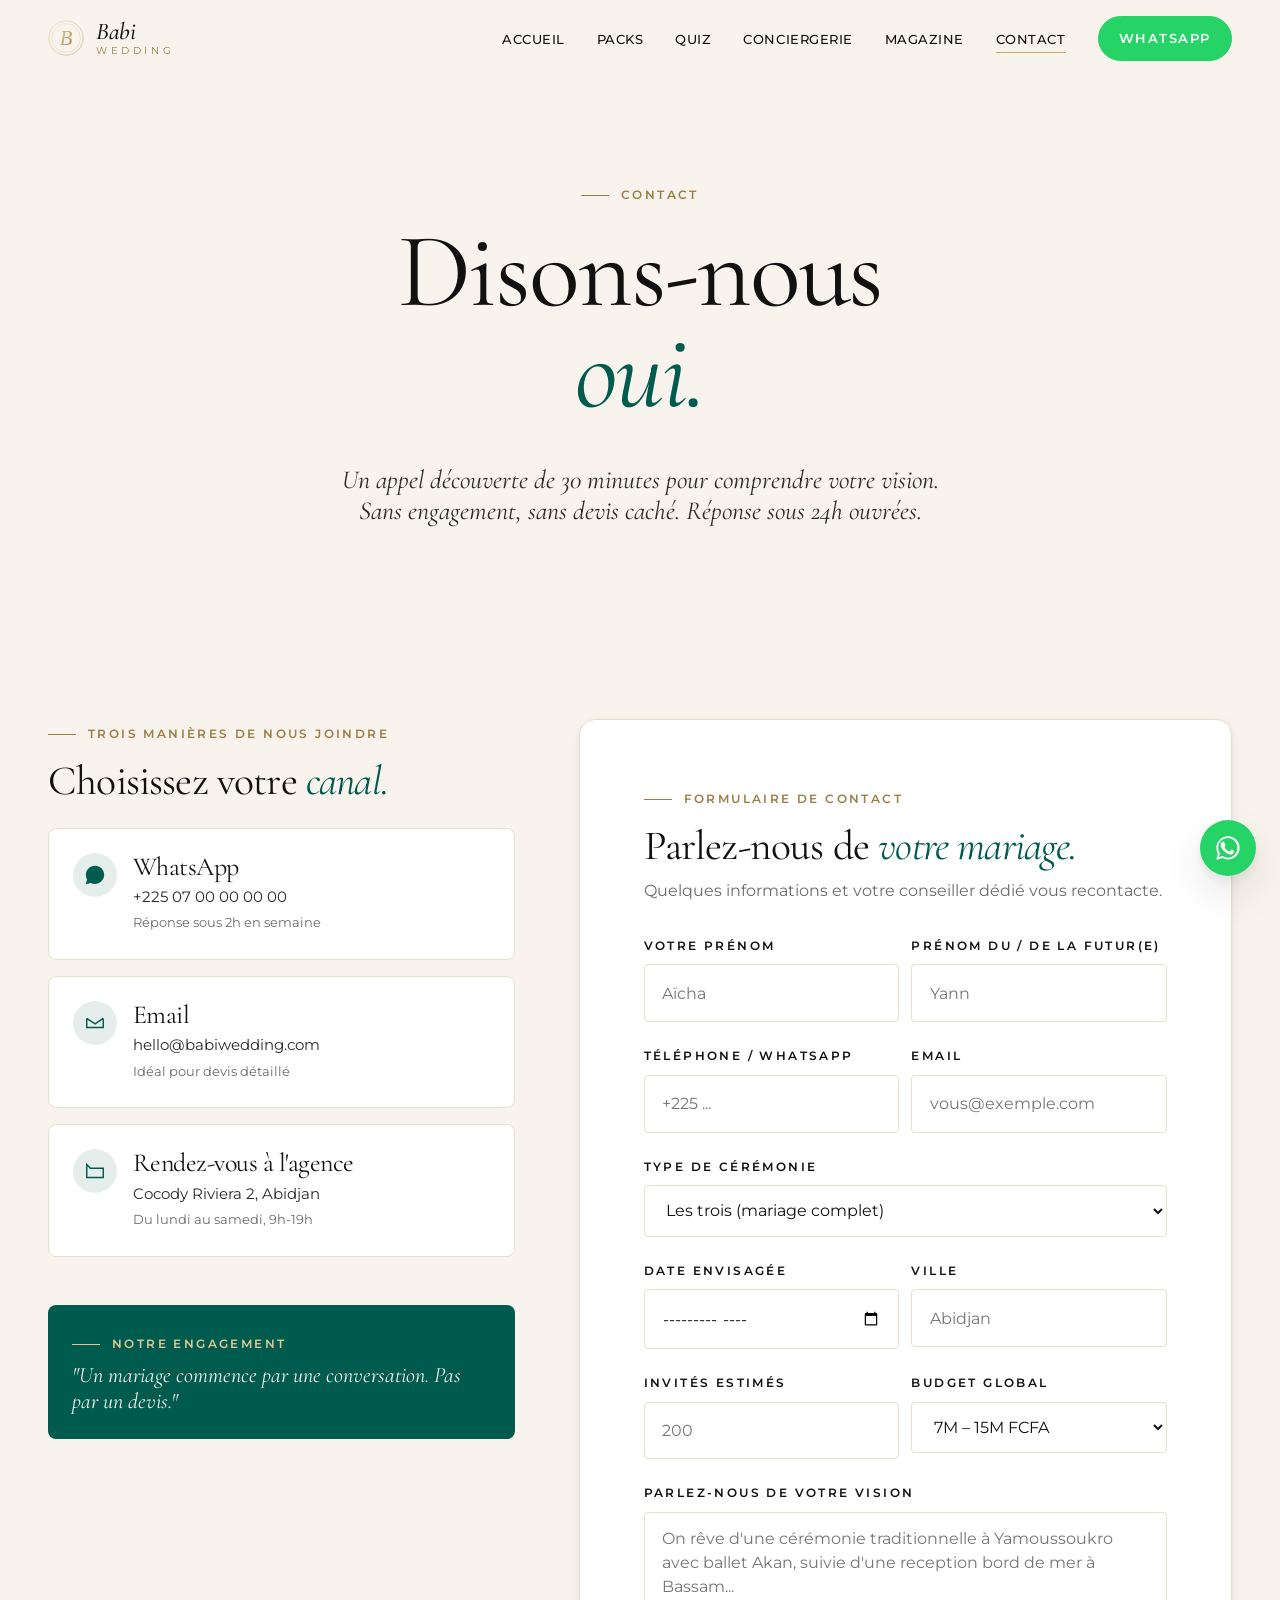
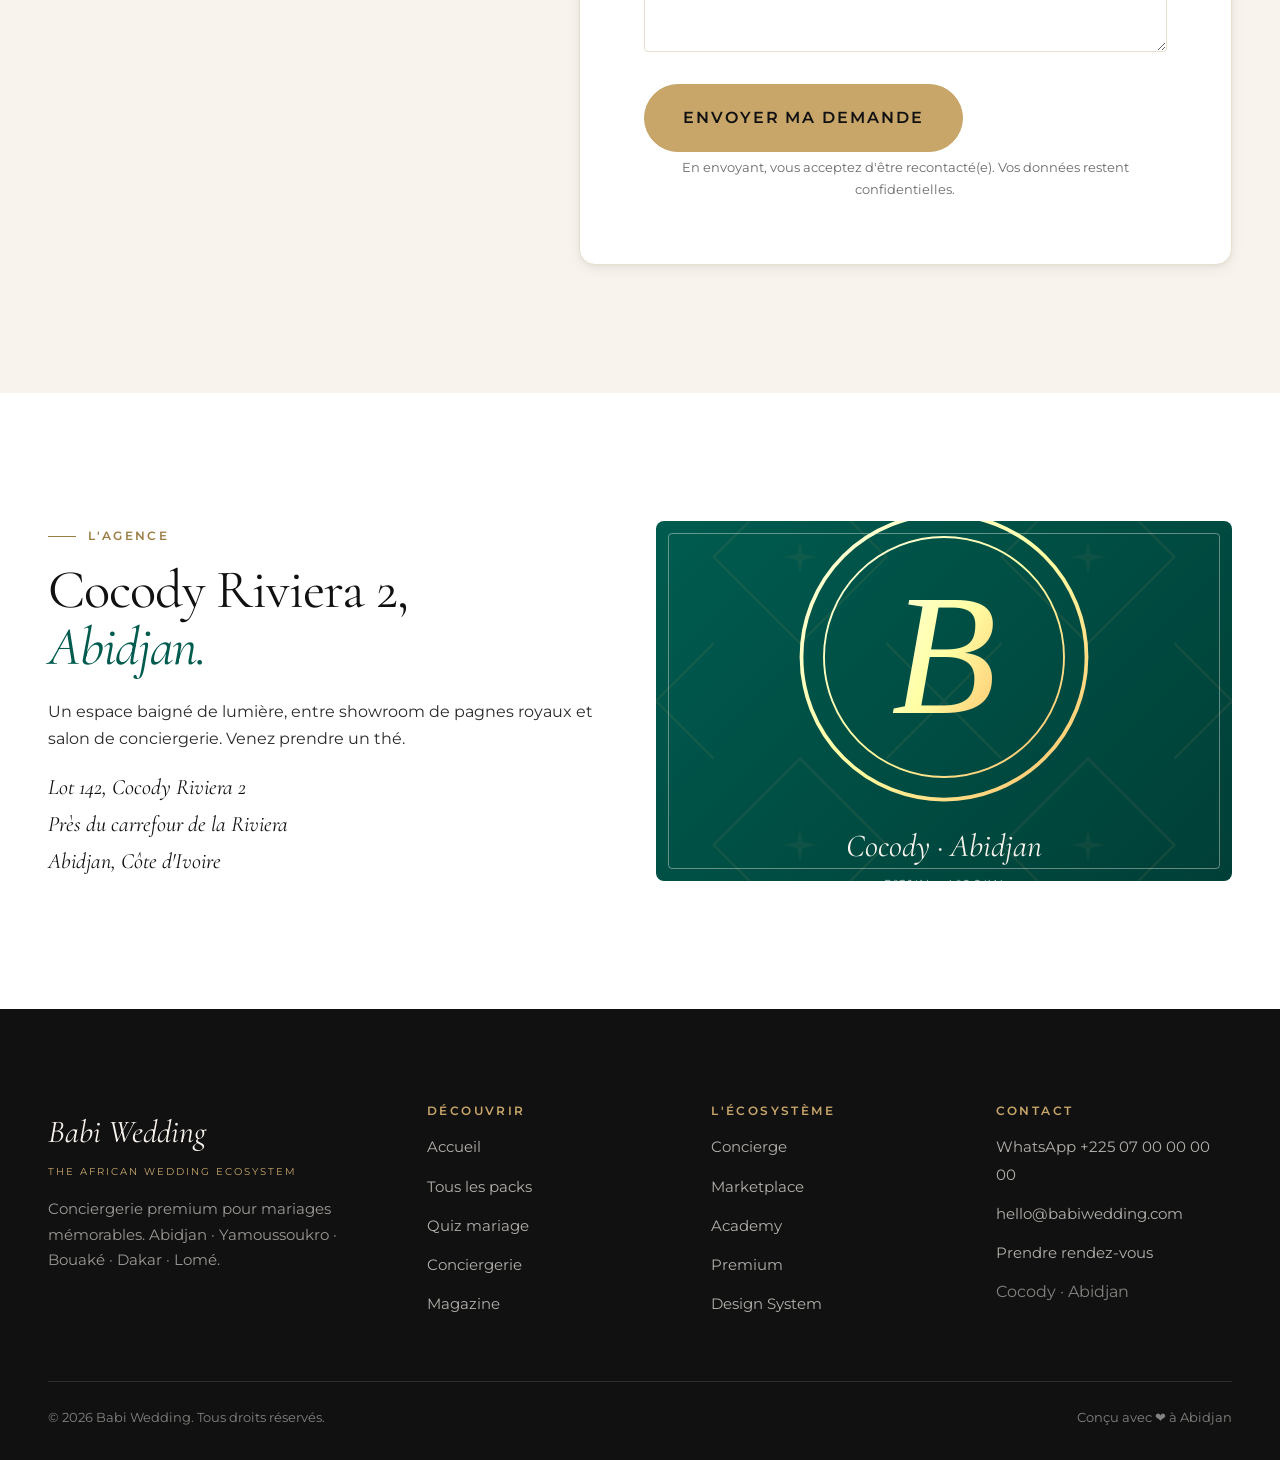
<file: contact.html>
<!doctype html>
<html lang="fr">
<head>
  <meta charset="UTF-8" />
  <meta name="viewport" content="width=device-width, initial-scale=1.0" />
  <title>Contact · Babi Wedding</title>
  <meta name="description" content="Réservez votre appel découverte avec Babi Wedding. WhatsApp, formulaire, ou rendez-vous à Cocody, Abidjan." />
  <link rel="preconnect" href="https://fonts.googleapis.com" />
  <link rel="preconnect" href="https://fonts.gstatic.com" crossorigin />
  <link href="https://fonts.googleapis.com/css2?family=Cormorant+Garamond:ital,wght@0,400;0,500;0,600;1,400;1,500&family=Montserrat:wght@300;400;500;600;700&display=swap" rel="stylesheet" />
  <link rel="icon" type="image/svg+xml" href="assets/img/monogram.svg" />
  <link rel="stylesheet" href="assets/css/tokens.css" />
  <link rel="stylesheet" href="assets/css/base.css" />
  <link rel="stylesheet" href="assets/css/components.css" />
  <link rel="stylesheet" href="assets/css/site.css" />
</head>
<body>

  <header class="site-header">
    <div class="container site-header__inner">
      <a href="index.html" class="brand">
        <img src="assets/img/monogram.svg" alt="" />
        <span class="brand-text"><span class="b-name">Babi</span><span class="b-tag">Wedding</span></span>
      </a>
      <nav class="nav" aria-label="Navigation principale">
        <ul class="nav-list">
          <li><a class="nav-link" href="index.html">Accueil</a></li>
          <li><a class="nav-link" href="packs.html">Packs</a></li>
          <li><a class="nav-link" href="quiz.html">Quiz</a></li>
          <li><a class="nav-link" href="conciergerie.html">Conciergerie</a></li>
          <li><a class="nav-link" href="magazine.html">Magazine</a></li>
          <li><a class="nav-link" href="contact.html">Contact</a></li>
        </ul>
        <a href="https://wa.me/2250700000000" target="_blank" rel="noopener" class="btn btn--whatsapp btn--sm">WhatsApp</a>
        <button class="nav-toggle" aria-label="Menu"><span></span></button>
      </nav>
    </div>
  </header>

  <!-- HERO -->
  <section class="contact-hero">
    <div class="container-text">
      <span class="eyebrow reveal">Contact</span>
      <h1 class="reveal" style="font-size: var(--fs-display); line-height: 0.95;">Disons-nous <em style="font-style: italic; color: var(--color-emerald)">oui.</em></h1>
      <p class="lede reveal" style="margin: var(--space-5) auto 0; text-align: center;">
        Un appel découverte de 30 minutes pour comprendre votre vision. Sans engagement, sans devis caché. Réponse sous 24h ouvrées.
      </p>
    </div>
  </section>

  <!-- CONTACT GRID -->
  <section class="section section--ivory">
    <div class="container">
      <div class="contact-grid">

        <!-- LEFT: channels -->
        <div class="reveal">
          <span class="eyebrow">Trois manières de nous joindre</span>
          <h2 style="font-size: var(--fs-h3); margin-bottom: var(--space-5)">Choisissez votre <em style="font-style: italic; color: var(--color-emerald)">canal.</em></h2>

          <div class="contact-channels">

            <a href="https://wa.me/2250700000000" target="_blank" rel="noopener" class="contact-channel">
              <div class="contact-channel__icon">
                <svg viewBox="0 0 24 24" fill="currentColor" width="22" height="22"><path d="M12 2C6.5 2 2 6.5 2 12c0 1.7.5 3.4 1.3 4.9L2 22l5.2-1.4c1.5.8 3.1 1.2 4.8 1.2 5.5 0 10-4.5 10-10S17.5 2 12 2z"/></svg>
              </div>
              <div>
                <h3 class="contact-channel__title">WhatsApp</h3>
                <p class="contact-channel__value">+225 07 00 00 00 00<br/><span style="color: var(--text-muted); font-size: var(--fs-caption);">Réponse sous 2h en semaine</span></p>
              </div>
            </a>

            <a href="mailto:hello@babiwedding.com" class="contact-channel">
              <div class="contact-channel__icon">
                <svg viewBox="0 0 24 24" fill="none" stroke="currentColor" stroke-width="1.6" width="22" height="22"><path d="M3 7l9 6 9-6M3 7v10h18V7"/></svg>
              </div>
              <div>
                <h3 class="contact-channel__title">Email</h3>
                <p class="contact-channel__value">hello@babiwedding.com<br/><span style="color: var(--text-muted); font-size: var(--fs-caption);">Idéal pour devis détaillé</span></p>
              </div>
            </a>

            <a href="#form" class="contact-channel">
              <div class="contact-channel__icon">
                <svg viewBox="0 0 24 24" fill="none" stroke="currentColor" stroke-width="1.6" width="22" height="22"><path d="M3 5l4 4h14v10H3z"/></svg>
              </div>
              <div>
                <h3 class="contact-channel__title">Rendez-vous à l'agence</h3>
                <p class="contact-channel__value">Cocody Riviera 2, Abidjan<br/><span style="color: var(--text-muted); font-size: var(--fs-caption);">Du lundi au samedi, 9h-19h</span></p>
              </div>
            </a>

          </div>

          <div style="margin-top: var(--space-7); padding: var(--space-5); background: var(--color-emerald); color: var(--color-ivory); border-radius: var(--radius-md);">
            <span class="eyebrow" style="color: var(--color-champagne-light); margin-bottom: var(--space-2);">Notre engagement</span>
            <p class="quote" style="color: var(--color-ivory); font-size: var(--fs-h6); margin: 0;">"Un mariage commence par une conversation. Pas par un devis."</p>
          </div>
        </div>

        <!-- RIGHT: form -->
        <div class="simulator reveal" id="form" data-delay="1" style="padding: var(--space-8);">
          <span class="eyebrow">Formulaire de contact</span>
          <h3 class="simulator__title">Parlez-nous de <em style="font-style: italic; color: var(--color-emerald)">votre mariage.</em></h3>
          <p style="color: var(--text-muted); margin-bottom: var(--space-6);">Quelques informations et votre conseiller dédié vous recontacte.</p>

          <form class="stack" onsubmit="event.preventDefault(); alert('Merci ! Notre conseiller vous contacte dans les 24h.');">
            <div class="field-grid field-grid--2">
              <div class="field">
                <label class="field__label" for="nom">Votre prénom</label>
                <input class="input" id="nom" required placeholder="Aïcha" />
              </div>
              <div class="field">
                <label class="field__label" for="nom-conjoint">Prénom du / de la futur(e)</label>
                <input class="input" id="nom-conjoint" placeholder="Yann" />
              </div>
            </div>

            <div class="field-grid field-grid--2">
              <div class="field">
                <label class="field__label" for="phone">Téléphone / WhatsApp</label>
                <input class="input" id="phone" type="tel" required placeholder="+225 ..." />
              </div>
              <div class="field">
                <label class="field__label" for="email">Email</label>
                <input class="input" id="email" type="email" required placeholder="vous@exemple.com" />
              </div>
            </div>

            <div class="field">
              <label class="field__label" for="ceremony">Type de cérémonie</label>
              <select class="select" id="ceremony">
                <option>Civil</option>
                <option>Traditionnel</option>
                <option>Religieux</option>
                <option selected>Les trois (mariage complet)</option>
                <option>Je ne sais pas encore</option>
              </select>
            </div>

            <div class="field-grid field-grid--2">
              <div class="field">
                <label class="field__label" for="date">Date envisagée</label>
                <input class="input" id="date" type="month" />
              </div>
              <div class="field">
                <label class="field__label" for="city">Ville</label>
                <input class="input" id="city" placeholder="Abidjan" />
              </div>
            </div>

            <div class="field-grid field-grid--2">
              <div class="field">
                <label class="field__label" for="guests">Invités estimés</label>
                <input class="input" id="guests" type="number" min="20" placeholder="200" />
              </div>
              <div class="field">
                <label class="field__label" for="budget">Budget global</label>
                <select class="select" id="budget">
                  <option>Moins de 3M FCFA</option>
                  <option>3M – 7M FCFA</option>
                  <option selected>7M – 15M FCFA</option>
                  <option>15M – 25M FCFA</option>
                  <option>25M+ FCFA</option>
                </select>
              </div>
            </div>

            <div class="field">
              <label class="field__label" for="message">Parlez-nous de votre vision</label>
              <textarea class="textarea" id="message" placeholder="On rêve d'une cérémonie traditionnelle à Yamoussoukro avec ballet Akan, suivie d'une reception bord de mer à Bassam..."></textarea>
            </div>

            <button type="submit" class="btn btn--gold btn--lg">Envoyer ma demande</button>
            <p class="field__hint" style="text-align: center;">En envoyant, vous acceptez d'être recontacté(e). Vos données restent confidentielles.</p>
          </form>
        </div>

      </div>
    </div>
  </section>

  <!-- ADRESSE / MAP placeholder -->
  <section class="section section--white">
    <div class="container">
      <div class="grid grid-2 reveal" style="align-items: center;">
        <div>
          <span class="eyebrow">L'agence</span>
          <h2 style="font-size: var(--fs-h2); line-height: 1.05;">Cocody Riviera 2,<br/><em style="font-style: italic; color: var(--color-emerald)">Abidjan.</em></h2>
          <p style="color: var(--text-secondary); margin-block: var(--space-4)">Un espace baigné de lumière, entre showroom de pagnes royaux et salon de conciergerie. Venez prendre un thé.</p>
          <p style="font-family: var(--font-display); font-style: italic; font-size: var(--fs-h6);">
            Lot 142, Cocody Riviera 2<br/>
            Près du carrefour de la Riviera<br/>
            Abidjan, Côte d'Ivoire
          </p>
        </div>
        <div class="frame frame--landscape" style="background: linear-gradient(135deg, var(--color-emerald) 0%, var(--color-emerald-deep) 100%); display: flex; align-items: center; justify-content: center; position: relative;">
          <img src="assets/img/pattern-bogolan.svg" alt="" style="position: absolute; inset: 0; width: 100%; height: 100%; opacity: 0.2;" />
          <div style="text-align: center; color: var(--color-ivory); position: relative;">
            <img src="assets/img/monogram.svg" width="100" height="100" alt="" style="margin: 0 auto var(--space-3); filter: brightness(1.5);" />
            <p style="font-family: var(--font-display); font-style: italic; font-size: var(--fs-h4); margin: 0;">Cocody · Abidjan</p>
            <p style="font-size: var(--fs-caption); letter-spacing: var(--tracking-wider); text-transform: uppercase; opacity: 0.7;">5°21'N · 4°00'W</p>
          </div>
        </div>
      </div>
    </div>
  </section>

  <!-- FOOTER -->
  <footer class="site-footer">
    <div class="container">
      <div class="site-footer__cols">
        <div>
          <div class="site-footer__brand">Babi Wedding<small>The African Wedding Ecosystem</small></div>
          <p style="color: rgba(248,244,237,0.6); font-size: var(--fs-body-sm); max-width: 320px;">Conciergerie premium pour mariages mémorables. Abidjan · Yamoussoukro · Bouaké · Dakar · Lomé.</p>
        </div>
        <div><h4>Découvrir</h4><ul class="stack-sm"><li><a href="index.html">Accueil</a></li><li><a href="packs.html">Tous les packs</a></li><li><a href="quiz.html">Quiz mariage</a></li><li><a href="conciergerie.html">Conciergerie</a></li><li><a href="magazine.html">Magazine</a></li></ul></div>
        <div><h4>L'écosystème</h4><ul class="stack-sm"><li><a href="#">Concierge</a></li><li><a href="#">Marketplace</a></li><li><a href="#">Academy</a></li><li><a href="#">Premium</a></li><li><a href="design-system.html">Design System</a></li></ul></div>
        <div><h4>Contact</h4><ul class="stack-sm"><li><a href="https://wa.me/2250700000000">WhatsApp +225 07 00 00 00 00</a></li><li><a href="mailto:hello@babiwedding.com">hello@babiwedding.com</a></li><li><a href="contact.html">Prendre rendez-vous</a></li><li style="color: rgba(248,244,237,0.5)">Cocody · Abidjan</li></ul></div>
      </div>
      <div class="site-footer__bottom">
        <span>© <span id="current-year"></span> Babi Wedding. Tous droits réservés.</span>
        <span>Conçu avec ❤ à Abidjan</span>
      </div>
    </div>
  </footer>

  <a href="https://wa.me/2250700000000" class="whatsapp-fab" target="_blank" rel="noopener" aria-label="WhatsApp">
    <svg viewBox="0 0 24 24" fill="currentColor"><path d="M17.5 14.4c-.3-.1-1.8-.9-2-1s-.5-.1-.7.2-.8 1-1 1.2-.4.2-.7.1c-.3-.1-1.3-.5-2.4-1.5-.9-.8-1.5-1.8-1.7-2.1-.2-.3 0-.5.1-.6l.4-.5c.1-.2.2-.3.3-.5 0-.2 0-.4-.1-.5l-.9-2.1c-.2-.5-.5-.5-.7-.5h-.6c-.2 0-.5.1-.8.4-.3.3-1 1-1 2.5s1 2.9 1.2 3.1c.1.2 2 3 4.8 4.3 1.7.7 2.3.8 3.2.6.5-.1 1.6-.7 1.8-1.3.2-.6.2-1.2.2-1.3-.1-.2-.3-.2-.5-.4z"/><path d="M12 2C6.5 2 2 6.5 2 12c0 1.7.5 3.4 1.3 4.9L2 22l5.2-1.4c1.5.8 3.1 1.2 4.8 1.2 5.5 0 10-4.5 10-10S17.5 2 12 2zm0 18.3c-1.5 0-3-.4-4.3-1.2l-.3-.2-3.2.8.9-3.1-.2-.3c-.9-1.4-1.3-3-1.3-4.6 0-4.5 3.7-8.2 8.2-8.2s8.2 3.7 8.2 8.2-3.6 8.6-8 8.6z"/></svg>
  </a>

  <script src="assets/js/site.js"></script>
</body>
</html>
</file>
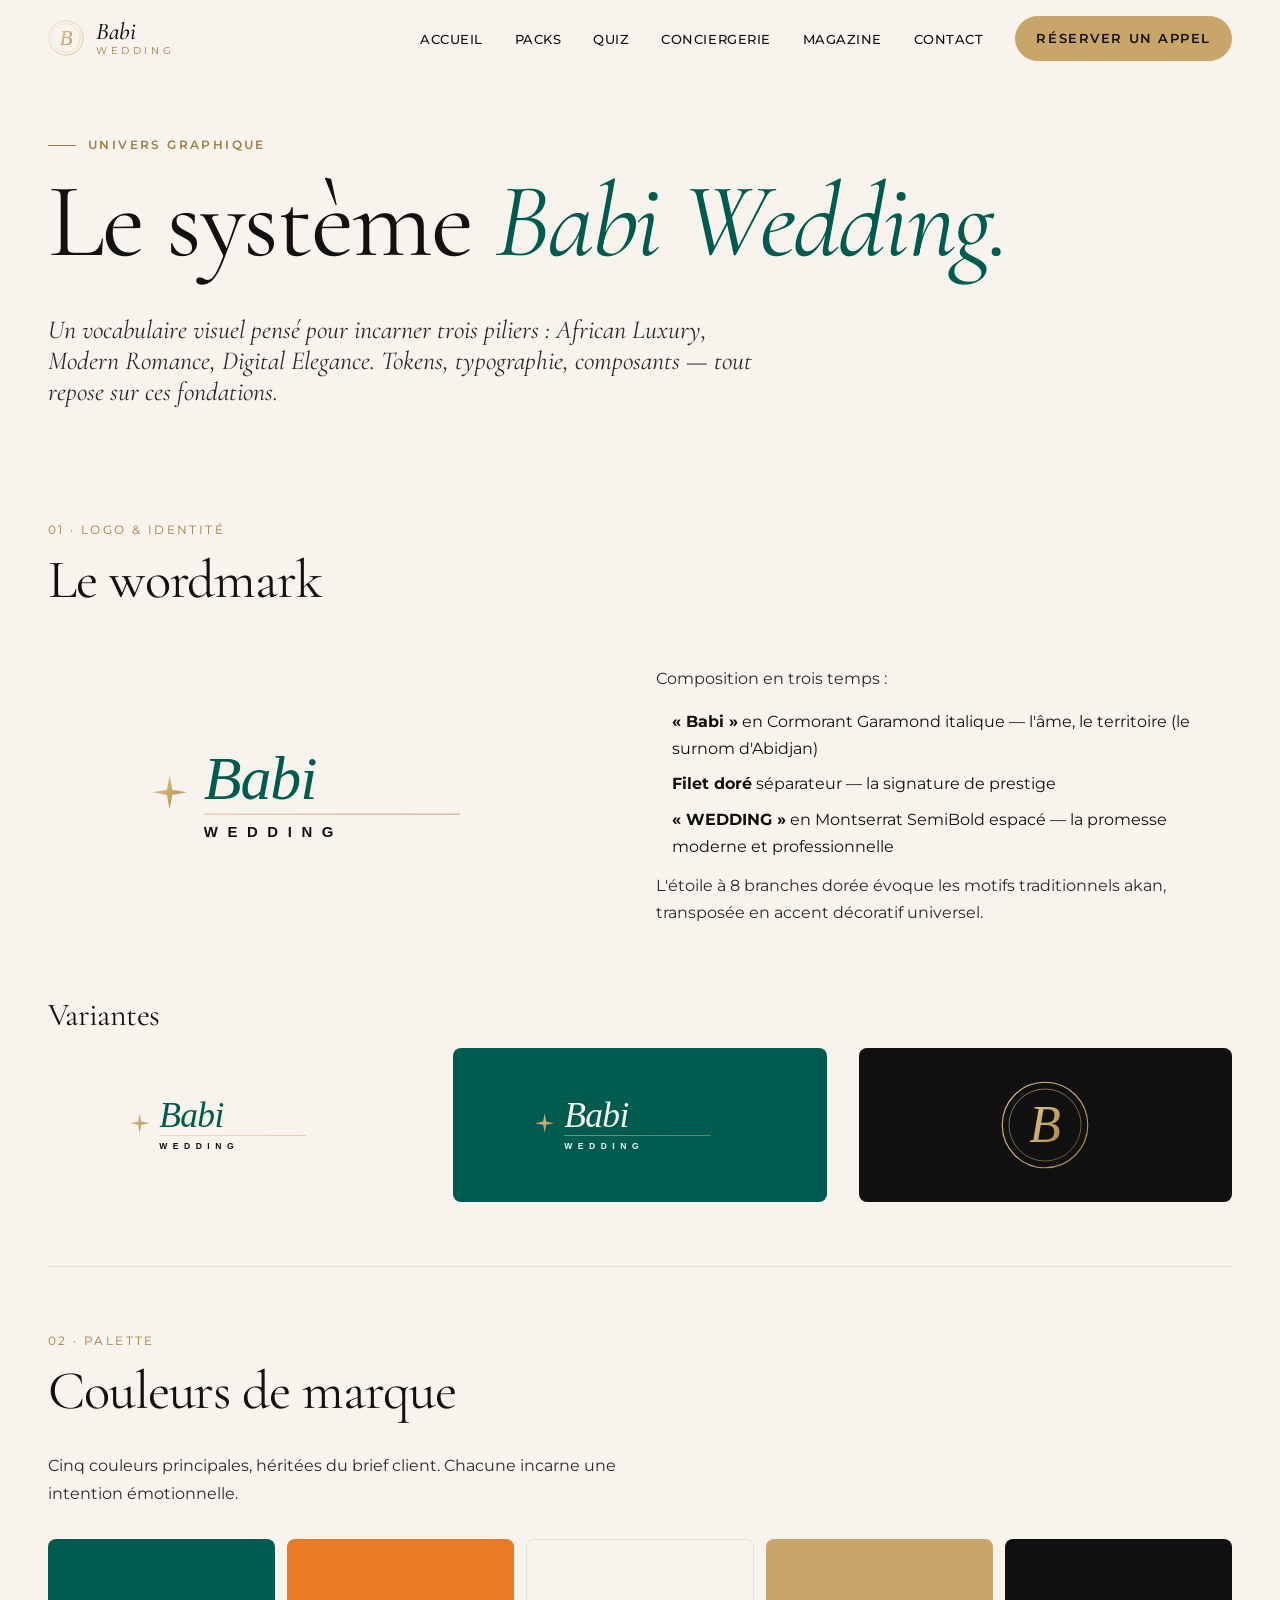
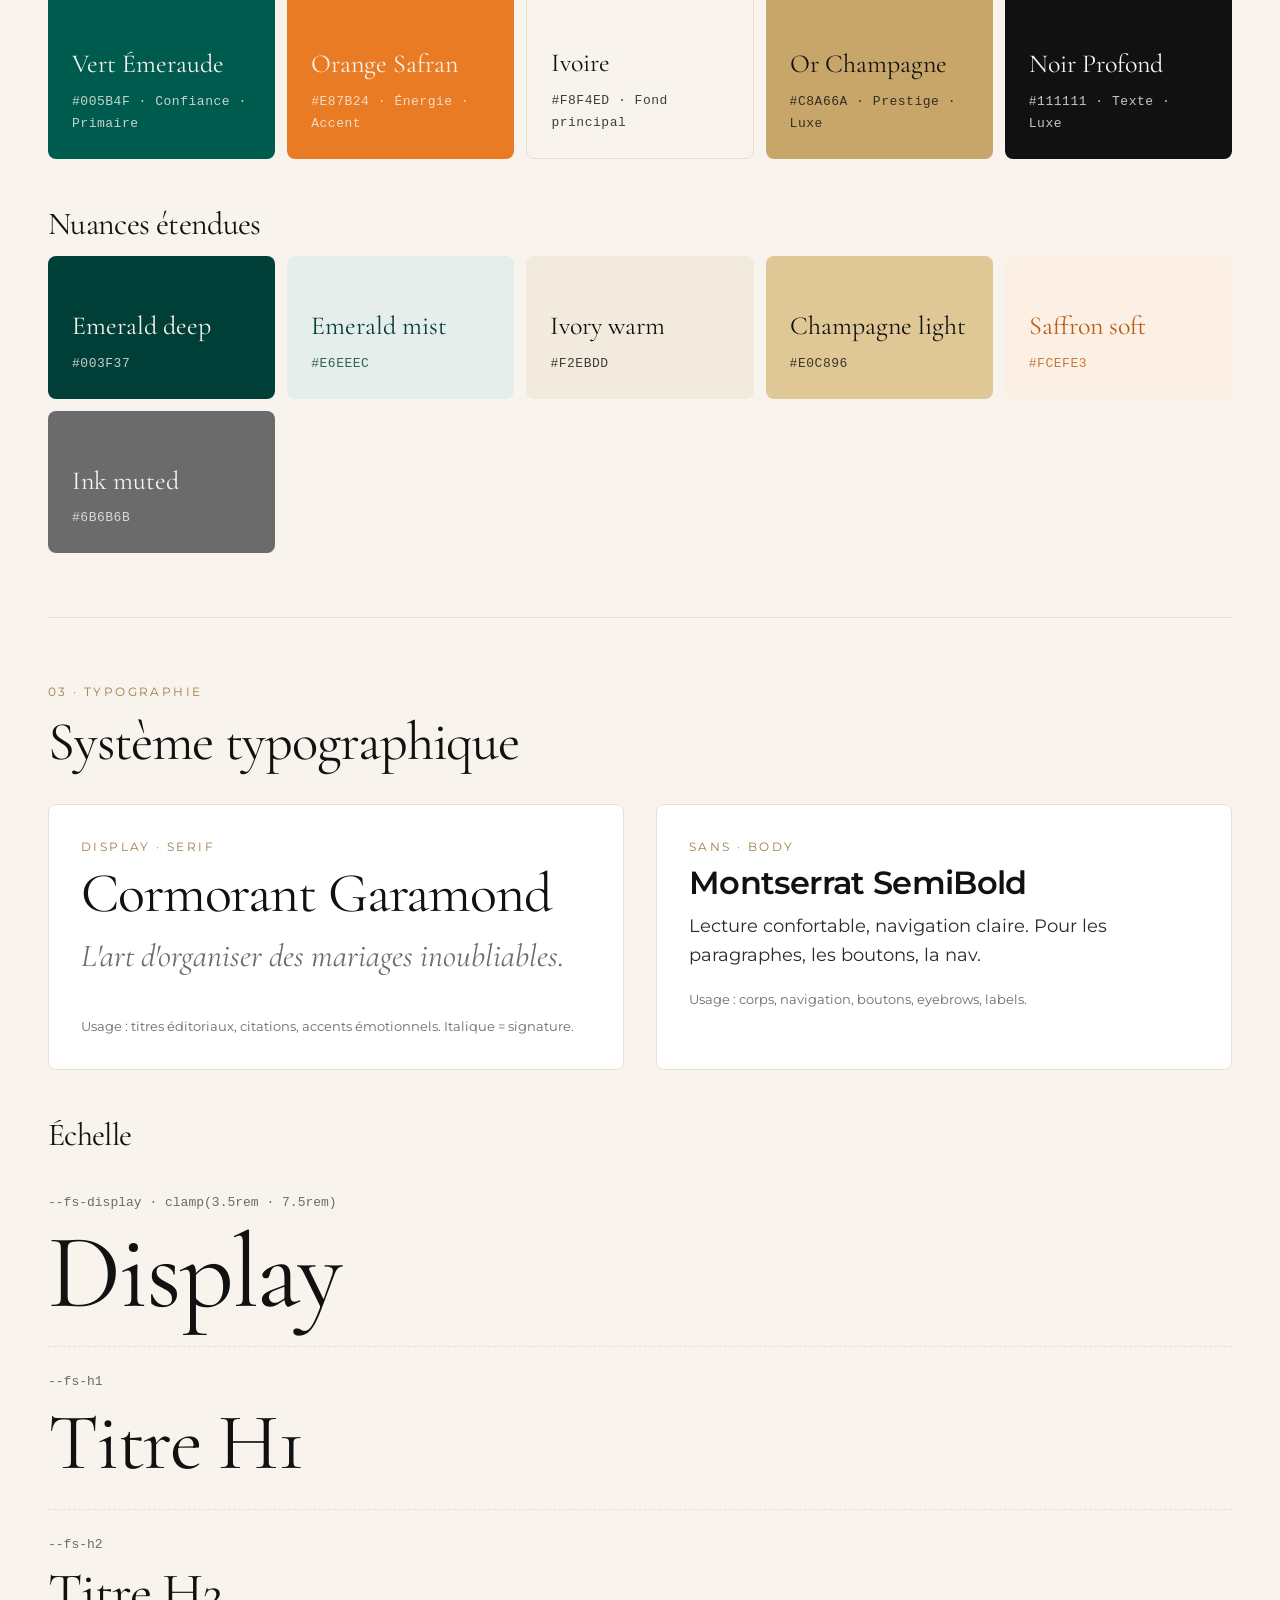
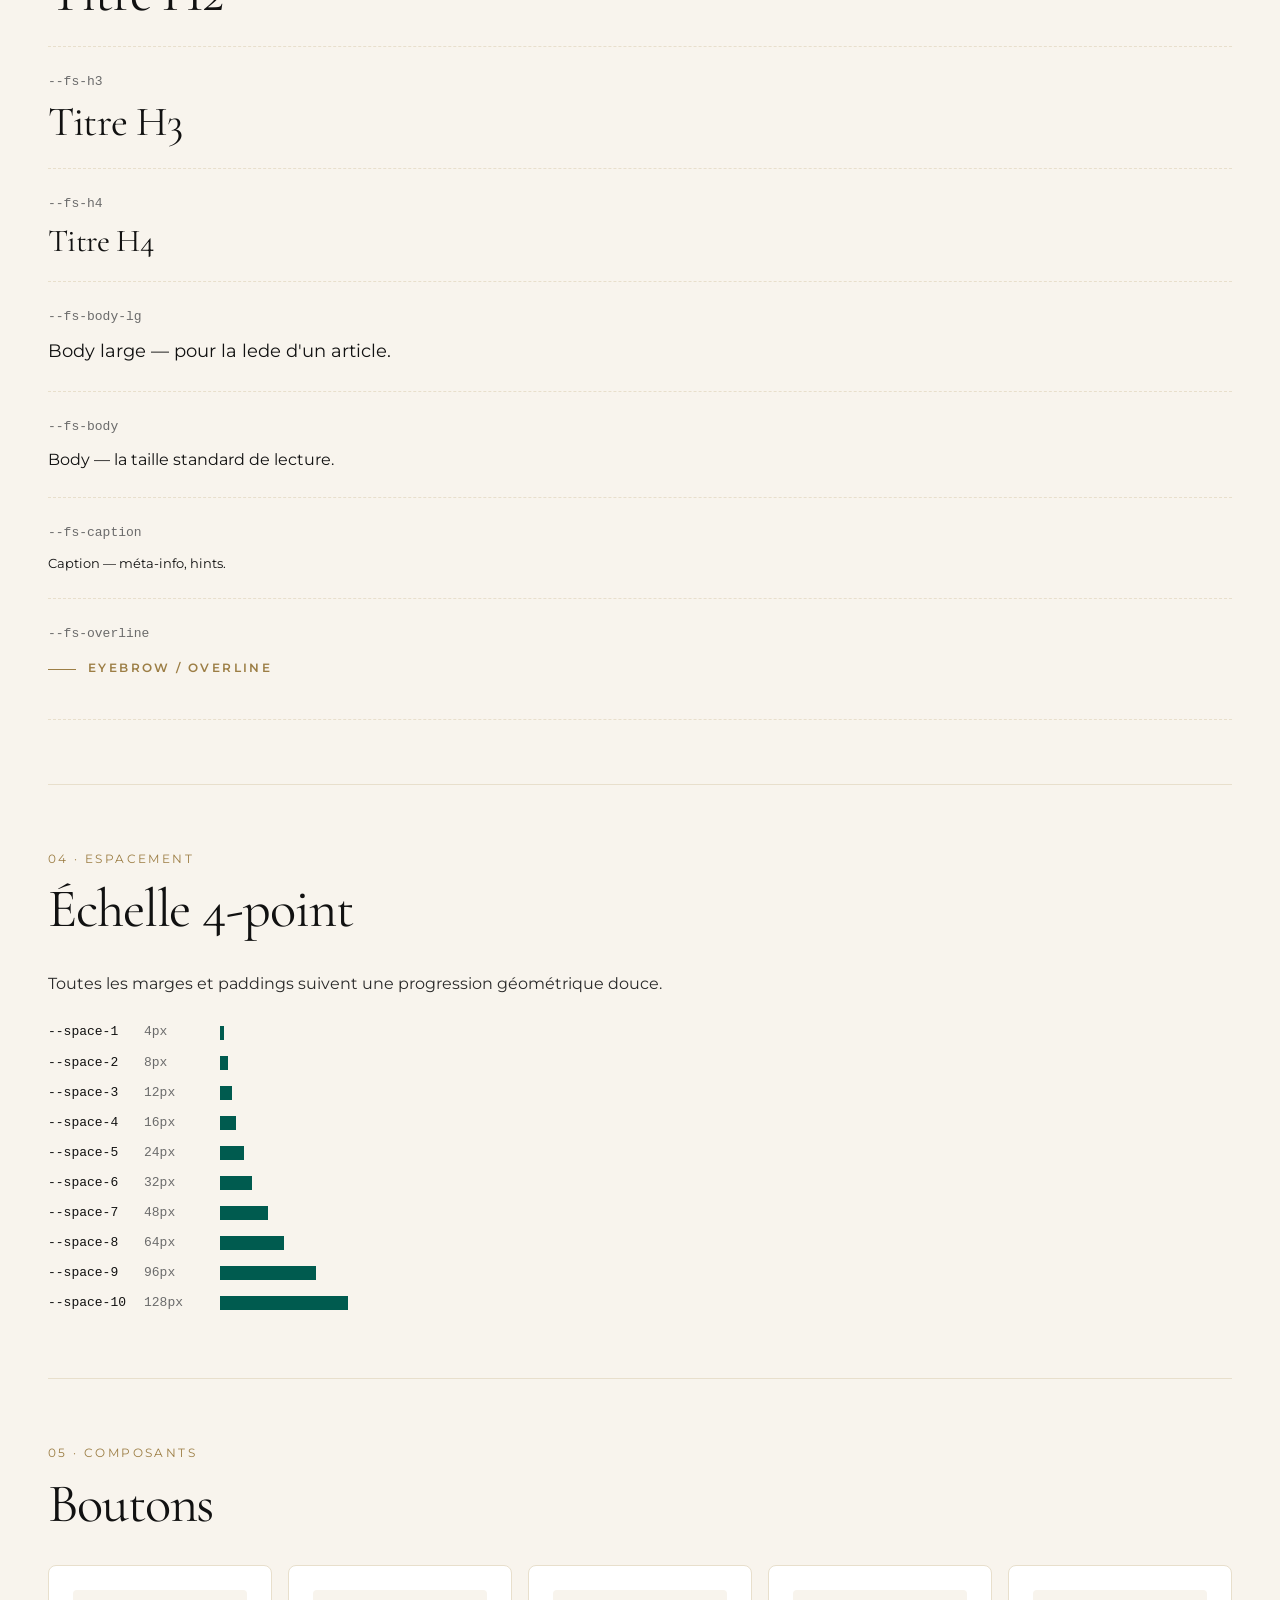
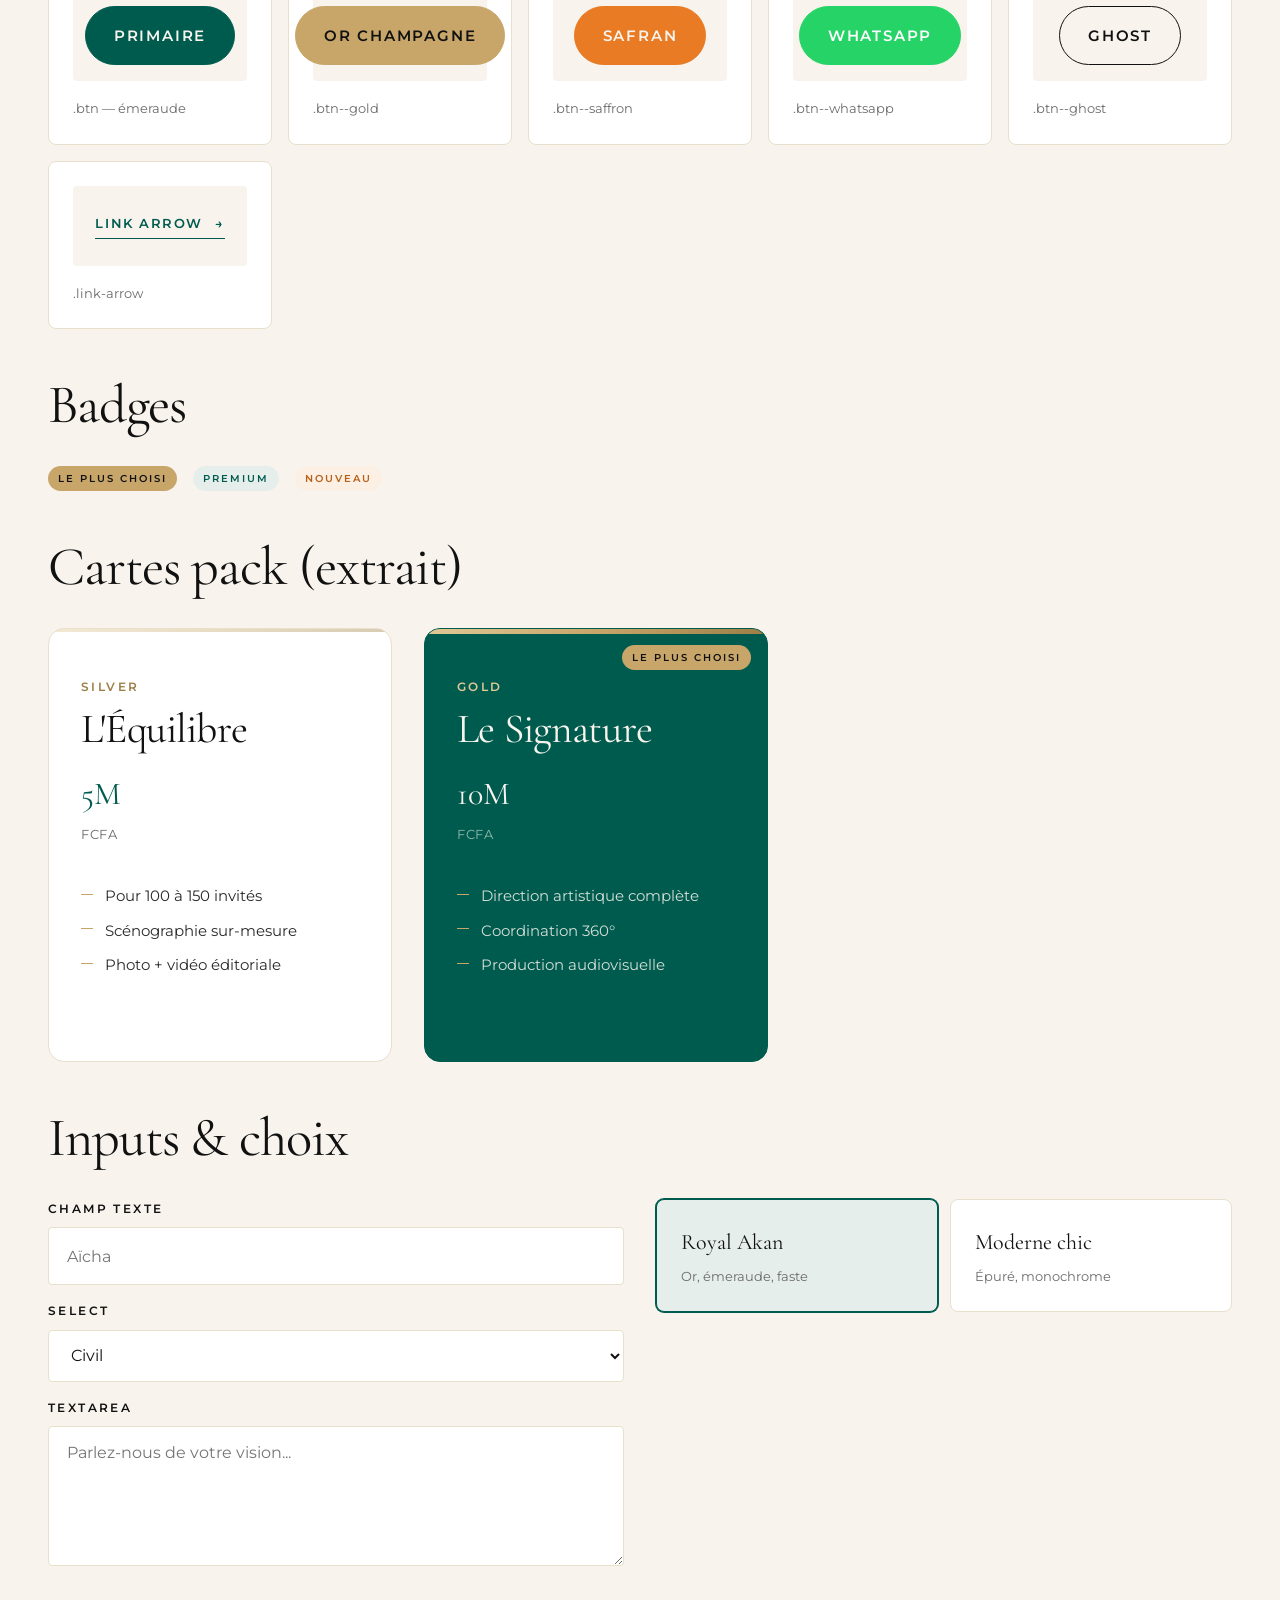
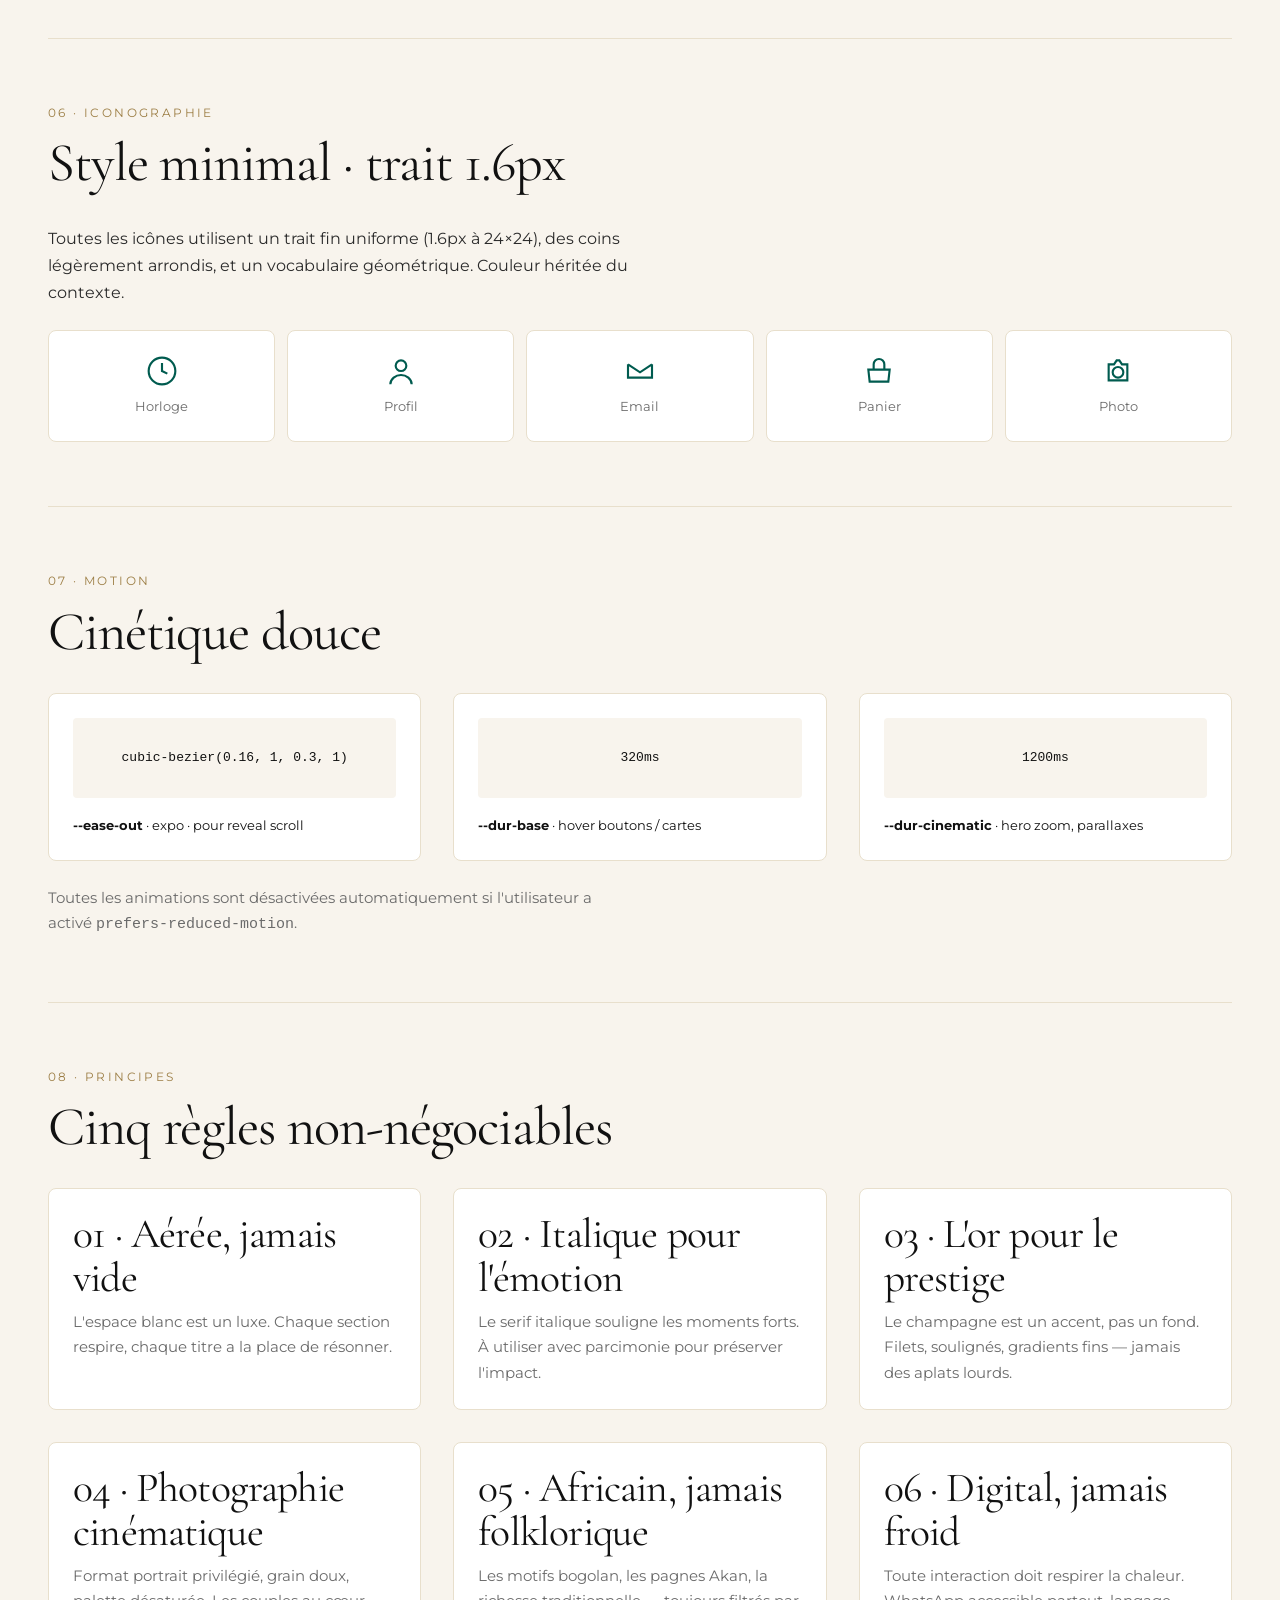
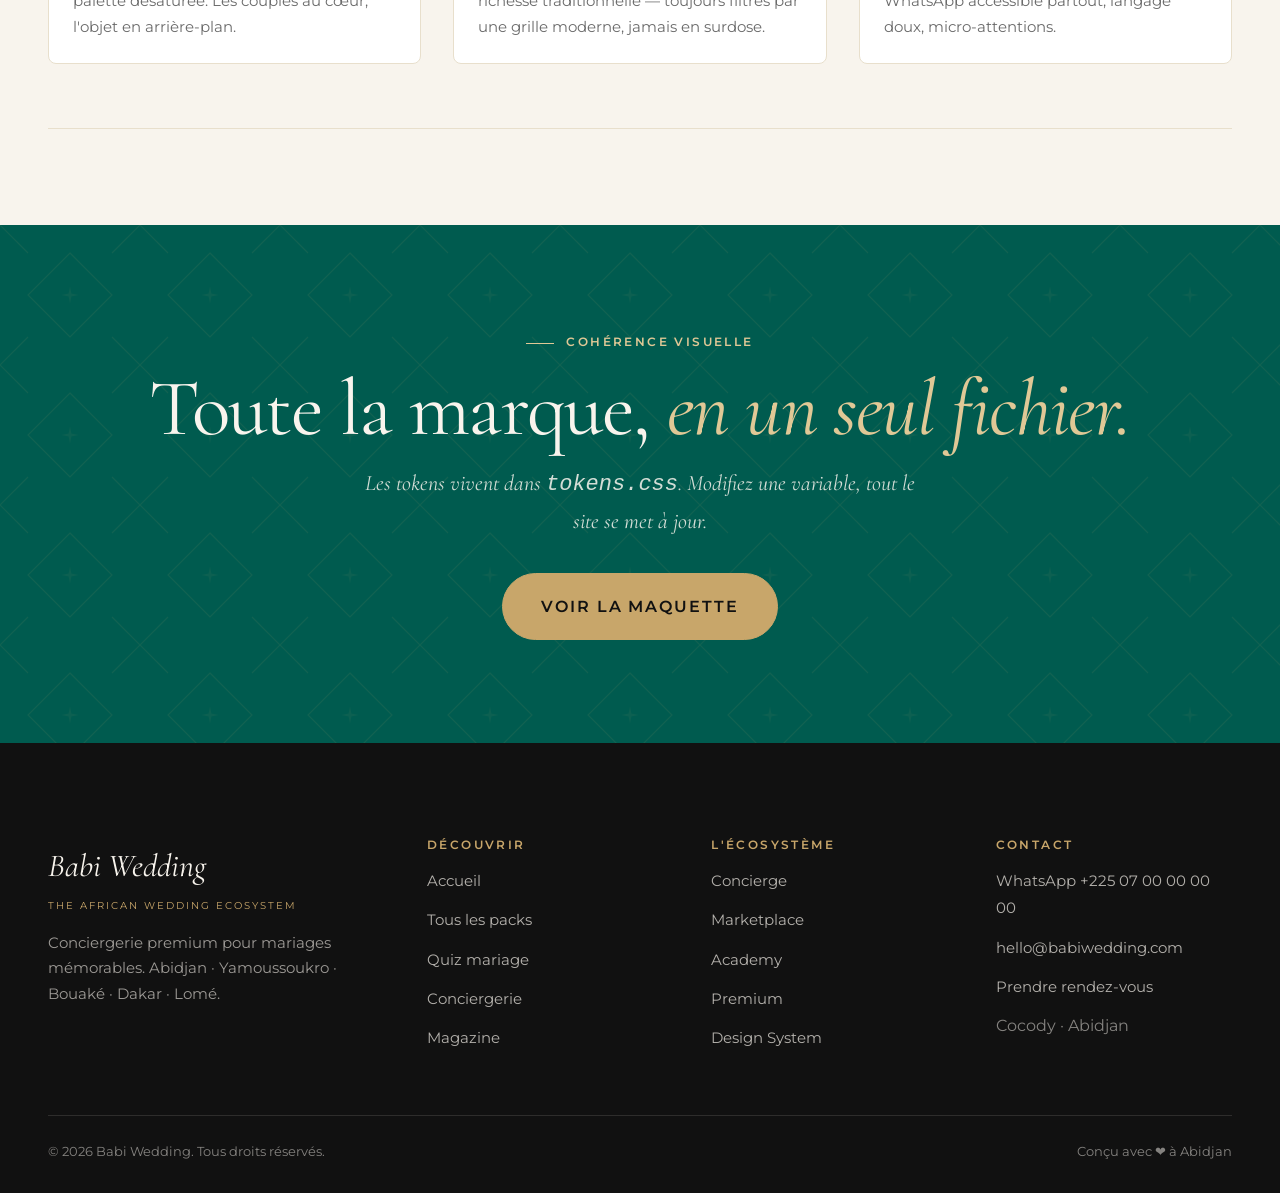
<file: design-system.html>
<!doctype html>
<html lang="fr">
<head>
  <meta charset="UTF-8" />
  <meta name="viewport" content="width=device-width, initial-scale=1.0" />
  <title>Univers Graphique · Babi Wedding</title>
  <meta name="description" content="Le système de design Babi Wedding : couleurs, typographie, composants, principes." />
  <link rel="preconnect" href="https://fonts.googleapis.com" />
  <link rel="preconnect" href="https://fonts.gstatic.com" crossorigin />
  <link href="https://fonts.googleapis.com/css2?family=Cormorant+Garamond:ital,wght@0,400;0,500;0,600;1,400;1,500&family=Montserrat:wght@300;400;500;600;700&display=swap" rel="stylesheet" />
  <link rel="icon" type="image/svg+xml" href="assets/img/monogram.svg" />
  <link rel="stylesheet" href="assets/css/tokens.css" />
  <link rel="stylesheet" href="assets/css/base.css" />
  <link rel="stylesheet" href="assets/css/components.css" />
  <link rel="stylesheet" href="assets/css/site.css" />
</head>
<body>

  <header class="site-header">
    <div class="container site-header__inner">
      <a href="index.html" class="brand">
        <img src="assets/img/monogram.svg" alt="" />
        <span class="brand-text"><span class="b-name">Babi</span><span class="b-tag">Wedding</span></span>
      </a>
      <nav class="nav" aria-label="Navigation principale">
        <ul class="nav-list">
          <li><a class="nav-link" href="index.html">Accueil</a></li>
          <li><a class="nav-link" href="packs.html">Packs</a></li>
          <li><a class="nav-link" href="quiz.html">Quiz</a></li>
          <li><a class="nav-link" href="conciergerie.html">Conciergerie</a></li>
          <li><a class="nav-link" href="magazine.html">Magazine</a></li>
          <li><a class="nav-link" href="contact.html">Contact</a></li>
        </ul>
        <a href="contact.html" class="btn btn--gold btn--sm">Réserver un appel</a>
        <button class="nav-toggle" aria-label="Menu"><span></span></button>
      </nav>
    </div>
  </header>

  <main style="padding-top: 130px;">
    <div class="container">

      <!-- HERO -->
      <header class="reveal" style="padding-bottom: var(--space-7);">
        <span class="eyebrow">Univers graphique</span>
        <h1 style="font-size: var(--fs-display); line-height: 0.95;">Le système <em style="font-style: italic; color: var(--color-emerald)">Babi Wedding.</em></h1>
        <p class="lede" style="max-width: 720px; margin-top: var(--space-5)">
          Un vocabulaire visuel pensé pour incarner trois piliers : <em>African Luxury</em>, <em>Modern Romance</em>, <em>Digital Elegance</em>. Tokens, typographie, composants — tout repose sur ces fondations.
        </p>
      </header>

      <!-- LOGO -->
      <section class="ds-section reveal">
        <div class="ds-section__title">01 · Logo &amp; identité</div>
        <h2 class="ds-section__heading">Le wordmark</h2>
        <div class="grid grid-2" style="align-items: center;">
          <div style="padding: var(--space-9); background: var(--color-ivory); border-radius: var(--radius-md);">
            <img src="assets/img/logo.svg" alt="Logo Babi Wedding" style="max-width: 100%; height: auto;" />
          </div>
          <div>
            <p style="color: var(--text-secondary)">Composition en trois temps :</p>
            <ul style="margin-block: var(--space-3); padding-left: var(--space-4);">
              <li style="margin-bottom: var(--space-2)"><strong>« Babi »</strong> en Cormorant Garamond italique — l'âme, le territoire (le surnom d'Abidjan)</li>
              <li style="margin-bottom: var(--space-2)"><strong>Filet doré</strong> séparateur — la signature de prestige</li>
              <li><strong>« WEDDING »</strong> en Montserrat SemiBold espacé — la promesse moderne et professionnelle</li>
            </ul>
            <p style="color: var(--text-secondary)">L'étoile à 8 branches dorée évoque les motifs traditionnels akan, transposée en accent décoratif universel.</p>
          </div>
        </div>

        <h3 style="font-family: var(--font-display); font-size: var(--fs-h4); margin-top: var(--space-7); margin-bottom: var(--space-4);">Variantes</h3>
        <div class="grid grid-3">
          <div style="padding: var(--space-6); background: var(--color-ivory); border-radius: var(--radius-md); display: flex; align-items: center; justify-content: center; min-height: 140px;">
            <img src="assets/img/logo.svg" style="width: 220px;" alt="Logo couleur" />
          </div>
          <div style="padding: var(--space-6); background: var(--color-emerald); border-radius: var(--radius-md); display: flex; align-items: center; justify-content: center; min-height: 140px;">
            <img src="assets/img/logo-light.svg" style="width: 220px;" alt="Logo clair" />
          </div>
          <div style="padding: var(--space-6); background: var(--color-ink); border-radius: var(--radius-md); display: flex; align-items: center; justify-content: center; min-height: 140px;">
            <img src="assets/img/monogram.svg" style="width: 90px;" alt="Monogramme" />
          </div>
        </div>
      </section>

      <!-- COULEURS -->
      <section class="ds-section reveal">
        <div class="ds-section__title">02 · Palette</div>
        <h2 class="ds-section__heading">Couleurs de marque</h2>
        <p style="max-width: 56ch; color: var(--text-secondary); margin-bottom: var(--space-6);">Cinq couleurs principales, héritées du brief client. Chacune incarne une intention émotionnelle.</p>

        <div class="ds-swatch-grid">
          <div class="ds-swatch" style="background: #005B4F; color: #F8F4ED;">
            <div class="ds-swatch__name">Vert Émeraude</div>
            <div class="ds-swatch__code">#005B4F · Confiance · Primaire</div>
          </div>
          <div class="ds-swatch" style="background: #E87B24; color: #F8F4ED;">
            <div class="ds-swatch__name">Orange Safran</div>
            <div class="ds-swatch__code">#E87B24 · Énergie · Accent</div>
          </div>
          <div class="ds-swatch" style="background: #F8F4ED; color: #111; border: 1px solid #E8DFCC;">
            <div class="ds-swatch__name">Ivoire</div>
            <div class="ds-swatch__code">#F8F4ED · Fond principal</div>
          </div>
          <div class="ds-swatch" style="background: #C8A66A; color: #111;">
            <div class="ds-swatch__name">Or Champagne</div>
            <div class="ds-swatch__code">#C8A66A · Prestige · Luxe</div>
          </div>
          <div class="ds-swatch" style="background: #111; color: #F8F4ED;">
            <div class="ds-swatch__name">Noir Profond</div>
            <div class="ds-swatch__code">#111111 · Texte · Luxe</div>
          </div>
        </div>

        <h3 style="font-family: var(--font-display); font-size: var(--fs-h4); margin-top: var(--space-7); margin-bottom: var(--space-4);">Nuances étendues</h3>
        <div class="ds-swatch-grid">
          <div class="ds-swatch" style="background: #003F37; color: #F8F4ED; min-height: 140px;"><div class="ds-swatch__name">Emerald deep</div><div class="ds-swatch__code">#003F37</div></div>
          <div class="ds-swatch" style="background: #E6EEEC; color: #003F37; min-height: 140px;"><div class="ds-swatch__name">Emerald mist</div><div class="ds-swatch__code">#E6EEEC</div></div>
          <div class="ds-swatch" style="background: #F2EBDD; color: #111; min-height: 140px;"><div class="ds-swatch__name">Ivory warm</div><div class="ds-swatch__code">#F2EBDD</div></div>
          <div class="ds-swatch" style="background: #E0C896; color: #111; min-height: 140px;"><div class="ds-swatch__name">Champagne light</div><div class="ds-swatch__code">#E0C896</div></div>
          <div class="ds-swatch" style="background: #FCEFE3; color: #B85F18; min-height: 140px;"><div class="ds-swatch__name">Saffron soft</div><div class="ds-swatch__code">#FCEFE3</div></div>
          <div class="ds-swatch" style="background: #6B6B6B; color: #F8F4ED; min-height: 140px;"><div class="ds-swatch__name">Ink muted</div><div class="ds-swatch__code">#6B6B6B</div></div>
        </div>
      </section>

      <!-- TYPOGRAPHIE -->
      <section class="ds-section reveal">
        <div class="ds-section__title">03 · Typographie</div>
        <h2 class="ds-section__heading">Système typographique</h2>

        <div class="grid grid-2" style="margin-bottom: var(--space-7);">
          <div style="padding: var(--space-6); background: var(--color-white); border: 1px solid var(--border-subtle); border-radius: var(--radius-md);">
            <p style="font-size: var(--fs-overline); letter-spacing: var(--tracking-overline); text-transform: uppercase; color: var(--color-champagne-deep); margin-bottom: var(--space-2)">Display · Serif</p>
            <h3 style="font-family: var(--font-display); font-size: 3.5rem; line-height: 1; margin: 0;">Cormorant Garamond</h3>
            <p style="font-family: var(--font-display); font-style: italic; font-size: 2rem; color: var(--text-muted); margin-top: var(--space-2)">L'art d'organiser des mariages inoubliables.</p>
            <p style="font-size: var(--fs-caption); color: var(--text-muted); margin-top: var(--space-4)">Usage : titres éditoriaux, citations, accents émotionnels. Italique = signature.</p>
          </div>
          <div style="padding: var(--space-6); background: var(--color-white); border: 1px solid var(--border-subtle); border-radius: var(--radius-md);">
            <p style="font-size: var(--fs-overline); letter-spacing: var(--tracking-overline); text-transform: uppercase; color: var(--color-champagne-deep); margin-bottom: var(--space-2)">Sans · Body</p>
            <h3 style="font-family: var(--font-sans); font-weight: 600; font-size: 2rem; line-height: 1.1; margin: 0;">Montserrat SemiBold</h3>
            <p style="font-family: var(--font-sans); font-size: 1.125rem; color: var(--text-secondary); margin-top: var(--space-3); line-height: 1.6">Lecture confortable, navigation claire. Pour les paragraphes, les boutons, la nav.</p>
            <p style="font-size: var(--fs-caption); color: var(--text-muted); margin-top: var(--space-4)">Usage : corps, navigation, boutons, eyebrows, labels.</p>
          </div>
        </div>

        <h3 style="font-family: var(--font-display); font-size: var(--fs-h4); margin-bottom: var(--space-4);">Échelle</h3>
        <div>
          <div class="ds-type"><div class="ds-type__label">--fs-display · clamp(3.5rem · 7.5rem)</div><div class="display">Display</div></div>
          <div class="ds-type"><div class="ds-type__label">--fs-h1</div><h1 style="margin: 0">Titre H1</h1></div>
          <div class="ds-type"><div class="ds-type__label">--fs-h2</div><h2 style="margin: 0">Titre H2</h2></div>
          <div class="ds-type"><div class="ds-type__label">--fs-h3</div><h3 style="margin: 0">Titre H3</h3></div>
          <div class="ds-type"><div class="ds-type__label">--fs-h4</div><h4 style="margin: 0">Titre H4</h4></div>
          <div class="ds-type"><div class="ds-type__label">--fs-body-lg</div><p style="font-size: var(--fs-body-lg); margin: 0">Body large — pour la lede d'un article.</p></div>
          <div class="ds-type"><div class="ds-type__label">--fs-body</div><p style="margin: 0">Body — la taille standard de lecture.</p></div>
          <div class="ds-type"><div class="ds-type__label">--fs-caption</div><p style="font-size: var(--fs-caption); margin: 0">Caption — méta-info, hints.</p></div>
          <div class="ds-type"><div class="ds-type__label">--fs-overline</div><span class="eyebrow">Eyebrow / Overline</span></div>
        </div>
      </section>

      <!-- ESPACEMENT -->
      <section class="ds-section reveal">
        <div class="ds-section__title">04 · Espacement</div>
        <h2 class="ds-section__heading">Échelle 4-point</h2>
        <p style="max-width: 56ch; color: var(--text-secondary); margin-bottom: var(--space-5);">Toutes les marges et paddings suivent une progression géométrique douce.</p>
        <div class="ds-spacing">
          <div class="ds-spacing__row"><span style="min-width: 80px;">--space-1</span><span style="min-width: 60px; color: var(--text-muted)">4px</span><div class="ds-spacing__bar" style="width: 4px;"></div></div>
          <div class="ds-spacing__row"><span style="min-width: 80px;">--space-2</span><span style="min-width: 60px; color: var(--text-muted)">8px</span><div class="ds-spacing__bar" style="width: 8px;"></div></div>
          <div class="ds-spacing__row"><span style="min-width: 80px;">--space-3</span><span style="min-width: 60px; color: var(--text-muted)">12px</span><div class="ds-spacing__bar" style="width: 12px;"></div></div>
          <div class="ds-spacing__row"><span style="min-width: 80px;">--space-4</span><span style="min-width: 60px; color: var(--text-muted)">16px</span><div class="ds-spacing__bar" style="width: 16px;"></div></div>
          <div class="ds-spacing__row"><span style="min-width: 80px;">--space-5</span><span style="min-width: 60px; color: var(--text-muted)">24px</span><div class="ds-spacing__bar" style="width: 24px;"></div></div>
          <div class="ds-spacing__row"><span style="min-width: 80px;">--space-6</span><span style="min-width: 60px; color: var(--text-muted)">32px</span><div class="ds-spacing__bar" style="width: 32px;"></div></div>
          <div class="ds-spacing__row"><span style="min-width: 80px;">--space-7</span><span style="min-width: 60px; color: var(--text-muted)">48px</span><div class="ds-spacing__bar" style="width: 48px;"></div></div>
          <div class="ds-spacing__row"><span style="min-width: 80px;">--space-8</span><span style="min-width: 60px; color: var(--text-muted)">64px</span><div class="ds-spacing__bar" style="width: 64px;"></div></div>
          <div class="ds-spacing__row"><span style="min-width: 80px;">--space-9</span><span style="min-width: 60px; color: var(--text-muted)">96px</span><div class="ds-spacing__bar" style="width: 96px;"></div></div>
          <div class="ds-spacing__row"><span style="min-width: 80px;">--space-10</span><span style="min-width: 60px; color: var(--text-muted)">128px</span><div class="ds-spacing__bar" style="width: 128px;"></div></div>
        </div>
      </section>

      <!-- COMPOSANTS -->
      <section class="ds-section reveal">
        <div class="ds-section__title">05 · Composants</div>
        <h2 class="ds-section__heading">Boutons</h2>
        <div class="ds-grid">
          <div class="ds-card"><div class="ds-card__demo"><button class="btn">Primaire</button></div><p style="font-size: var(--fs-caption); color: var(--text-muted); margin: 0;">.btn — émeraude</p></div>
          <div class="ds-card"><div class="ds-card__demo"><button class="btn btn--gold">Or champagne</button></div><p style="font-size: var(--fs-caption); color: var(--text-muted); margin: 0;">.btn--gold</p></div>
          <div class="ds-card"><div class="ds-card__demo"><button class="btn btn--saffron">Safran</button></div><p style="font-size: var(--fs-caption); color: var(--text-muted); margin: 0;">.btn--saffron</p></div>
          <div class="ds-card"><div class="ds-card__demo"><button class="btn btn--whatsapp">WhatsApp</button></div><p style="font-size: var(--fs-caption); color: var(--text-muted); margin: 0;">.btn--whatsapp</p></div>
          <div class="ds-card"><div class="ds-card__demo"><button class="btn btn--ghost">Ghost</button></div><p style="font-size: var(--fs-caption); color: var(--text-muted); margin: 0;">.btn--ghost</p></div>
          <div class="ds-card"><div class="ds-card__demo"><a class="link-arrow" href="#">Link arrow <span class="arrow">→</span></a></div><p style="font-size: var(--fs-caption); color: var(--text-muted); margin: 0;">.link-arrow</p></div>
        </div>

        <h2 class="ds-section__heading" style="margin-top: var(--space-7);">Badges</h2>
        <div class="cluster">
          <span class="badge badge--gold">Le plus choisi</span>
          <span class="badge badge--emerald">Premium</span>
          <span class="badge badge--saffron">Nouveau</span>
        </div>

        <h2 class="ds-section__heading" style="margin-top: var(--space-7);">Cartes pack (extrait)</h2>
        <div class="grid grid-2" style="max-width: 720px;">
          <article class="pack-card">
            <span class="pack-card__tier">Silver</span>
            <h3 class="pack-card__title">L'Équilibre</h3>
            <div class="pack-card__price">5M <small>FCFA</small></div>
            <ul class="pack-card__list">
              <li>Pour 100 à 150 invités</li>
              <li>Scénographie sur-mesure</li>
              <li>Photo + vidéo éditoriale</li>
            </ul>
          </article>
          <article class="pack-card pack-card--featured">
            <span class="pack-card__badge">Le plus choisi</span>
            <span class="pack-card__tier">Gold</span>
            <h3 class="pack-card__title">Le Signature</h3>
            <div class="pack-card__price">10M <small>FCFA</small></div>
            <ul class="pack-card__list">
              <li>Direction artistique complète</li>
              <li>Coordination 360°</li>
              <li>Production audiovisuelle</li>
            </ul>
          </article>
        </div>

        <h2 class="ds-section__heading" style="margin-top: var(--space-7);">Inputs &amp; choix</h2>
        <div class="grid grid-2">
          <div>
            <div class="field" style="margin-bottom: var(--space-4)">
              <label class="field__label">Champ texte</label>
              <input class="input" placeholder="Aïcha" />
            </div>
            <div class="field" style="margin-bottom: var(--space-4)">
              <label class="field__label">Select</label>
              <select class="select"><option>Civil</option><option>Traditionnel</option><option>Religieux</option></select>
            </div>
            <div class="field">
              <label class="field__label">Textarea</label>
              <textarea class="textarea" placeholder="Parlez-nous de votre vision..."></textarea>
            </div>
          </div>
          <div>
            <div class="choice-grid" style="grid-template-columns: 1fr 1fr;">
              <label class="choice"><input type="radio" name="ds-c" checked /><span class="choice__title">Royal Akan</span><span class="choice__desc">Or, émeraude, faste</span></label>
              <label class="choice"><input type="radio" name="ds-c" /><span class="choice__title">Moderne chic</span><span class="choice__desc">Épuré, monochrome</span></label>
            </div>
          </div>
        </div>
      </section>

      <!-- ICONOGRAPHIE -->
      <section class="ds-section reveal">
        <div class="ds-section__title">06 · Iconographie</div>
        <h2 class="ds-section__heading">Style minimal · trait 1.6px</h2>
        <p style="max-width: 56ch; color: var(--text-secondary); margin-bottom: var(--space-5);">Toutes les icônes utilisent un trait fin uniforme (1.6px à 24×24), des coins légèrement arrondis, et un vocabulaire géométrique. Couleur héritée du contexte.</p>
        <div style="display: grid; grid-template-columns: repeat(auto-fit, minmax(120px, 1fr)); gap: var(--space-3);">
          <div style="padding: var(--space-5); background: var(--color-white); border: 1px solid var(--border-subtle); border-radius: var(--radius-md); text-align: center;">
            <svg viewBox="0 0 24 24" fill="none" stroke="var(--color-emerald)" stroke-width="1.6" width="32" height="32" style="margin: 0 auto var(--space-2);"><circle cx="12" cy="12" r="10"/><path d="M12 6v6l4 2"/></svg>
            <div style="font-size: var(--fs-caption); color: var(--text-muted);">Horloge</div>
          </div>
          <div style="padding: var(--space-5); background: var(--color-white); border: 1px solid var(--border-subtle); border-radius: var(--radius-md); text-align: center;">
            <svg viewBox="0 0 24 24" fill="none" stroke="var(--color-emerald)" stroke-width="1.6" width="32" height="32" style="margin: 0 auto var(--space-2);"><circle cx="12" cy="8" r="4"/><path d="M4 22c0-4 4-7 8-7s8 3 8 7"/></svg>
            <div style="font-size: var(--fs-caption); color: var(--text-muted);">Profil</div>
          </div>
          <div style="padding: var(--space-5); background: var(--color-white); border: 1px solid var(--border-subtle); border-radius: var(--radius-md); text-align: center;">
            <svg viewBox="0 0 24 24" fill="none" stroke="var(--color-emerald)" stroke-width="1.6" width="32" height="32" style="margin: 0 auto var(--space-2);"><path d="M3 7l9 6 9-6M3 7v10h18V7"/></svg>
            <div style="font-size: var(--fs-caption); color: var(--text-muted);">Email</div>
          </div>
          <div style="padding: var(--space-5); background: var(--color-white); border: 1px solid var(--border-subtle); border-radius: var(--radius-md); text-align: center;">
            <svg viewBox="0 0 24 24" fill="none" stroke="var(--color-emerald)" stroke-width="1.6" width="32" height="32" style="margin: 0 auto var(--space-2);"><path d="M4 11h16l-1 9H5z"/><path d="M8 11V7a4 4 0 0 1 8 0v4"/></svg>
            <div style="font-size: var(--fs-caption); color: var(--text-muted);">Panier</div>
          </div>
          <div style="padding: var(--space-5); background: var(--color-white); border: 1px solid var(--border-subtle); border-radius: var(--radius-md); text-align: center;">
            <svg viewBox="0 0 24 24" fill="none" stroke="var(--color-emerald)" stroke-width="1.6" width="32" height="32" style="margin: 0 auto var(--space-2);"><circle cx="12" cy="13" r="4"/><path d="M5 7h4l2-3h2l2 3h4v12H5z"/></svg>
            <div style="font-size: var(--fs-caption); color: var(--text-muted);">Photo</div>
          </div>
        </div>
      </section>

      <!-- MOTION -->
      <section class="ds-section reveal">
        <div class="ds-section__title">07 · Motion</div>
        <h2 class="ds-section__heading">Cinétique douce</h2>
        <div class="grid grid-3">
          <div class="ds-card">
            <div class="ds-card__demo" style="font-family: ui-monospace, monospace; font-size: var(--fs-caption);">cubic-bezier(0.16, 1, 0.3, 1)</div>
            <p style="font-size: var(--fs-caption); margin: 0;"><strong>--ease-out</strong> · expo · pour reveal scroll</p>
          </div>
          <div class="ds-card">
            <div class="ds-card__demo" style="font-family: ui-monospace, monospace; font-size: var(--fs-caption);">320ms</div>
            <p style="font-size: var(--fs-caption); margin: 0;"><strong>--dur-base</strong> · hover boutons / cartes</p>
          </div>
          <div class="ds-card">
            <div class="ds-card__demo" style="font-family: ui-monospace, monospace; font-size: var(--fs-caption);">1200ms</div>
            <p style="font-size: var(--fs-caption); margin: 0;"><strong>--dur-cinematic</strong> · hero zoom, parallaxes</p>
          </div>
        </div>
        <p style="margin-top: var(--space-5); color: var(--text-muted); font-size: var(--fs-body-sm); max-width: 56ch;">Toutes les animations sont désactivées automatiquement si l'utilisateur a activé <code>prefers-reduced-motion</code>.</p>
      </section>

      <!-- PRINCIPES -->
      <section class="ds-section reveal">
        <div class="ds-section__title">08 · Principes</div>
        <h2 class="ds-section__heading">Cinq règles non-négociables</h2>
        <div class="grid grid-2">
          <div class="ds-card">
            <h3 style="font-family: var(--font-display); margin: 0 0 var(--space-2);">01 · Aérée, jamais vide</h3>
            <p style="font-size: var(--fs-body-sm); color: var(--text-muted); margin: 0">L'espace blanc est un luxe. Chaque section respire, chaque titre a la place de résonner.</p>
          </div>
          <div class="ds-card">
            <h3 style="font-family: var(--font-display); margin: 0 0 var(--space-2);">02 · Italique pour l'émotion</h3>
            <p style="font-size: var(--fs-body-sm); color: var(--text-muted); margin: 0">Le serif italique souligne les moments forts. À utiliser avec parcimonie pour préserver l'impact.</p>
          </div>
          <div class="ds-card">
            <h3 style="font-family: var(--font-display); margin: 0 0 var(--space-2);">03 · L'or pour le prestige</h3>
            <p style="font-size: var(--fs-body-sm); color: var(--text-muted); margin: 0">Le champagne est un accent, pas un fond. Filets, soulignés, gradients fins — jamais des aplats lourds.</p>
          </div>
          <div class="ds-card">
            <h3 style="font-family: var(--font-display); margin: 0 0 var(--space-2);">04 · Photographie cinématique</h3>
            <p style="font-size: var(--fs-body-sm); color: var(--text-muted); margin: 0">Format portrait privilégié, grain doux, palette désaturée. Les couples au cœur, l'objet en arrière-plan.</p>
          </div>
          <div class="ds-card">
            <h3 style="font-family: var(--font-display); margin: 0 0 var(--space-2);">05 · Africain, jamais folklorique</h3>
            <p style="font-size: var(--fs-body-sm); color: var(--text-muted); margin: 0">Les motifs bogolan, les pagnes Akan, la richesse traditionnelle — toujours filtrés par une grille moderne, jamais en surdose.</p>
          </div>
          <div class="ds-card">
            <h3 style="font-family: var(--font-display); margin: 0 0 var(--space-2);">06 · Digital, jamais froid</h3>
            <p style="font-size: var(--fs-body-sm); color: var(--text-muted); margin: 0">Toute interaction doit respirer la chaleur. WhatsApp accessible partout, langage doux, micro-attentions.</p>
          </div>
        </div>
      </section>

    </div>

    <section class="cta-banner" style="margin-top: var(--space-9);">
      <div class="container">
        <span class="eyebrow" style="color: var(--color-champagne-light)">Cohérence visuelle</span>
        <h2 class="cta-banner__title">Toute la marque, <em>en un seul fichier.</em></h2>
        <p class="cta-banner__lede">Les tokens vivent dans <code>tokens.css</code>. Modifiez une variable, tout le site se met à jour.</p>
        <div class="cluster" style="justify-content: center;">
          <a href="index.html" class="btn btn--gold btn--lg">Voir la maquette</a>
        </div>
      </div>
    </section>
  </main>

  <footer class="site-footer">
    <div class="container">
      <div class="site-footer__cols">
        <div>
          <div class="site-footer__brand">Babi Wedding<small>The African Wedding Ecosystem</small></div>
          <p style="color: rgba(248,244,237,0.6); font-size: var(--fs-body-sm); max-width: 320px;">Conciergerie premium pour mariages mémorables. Abidjan · Yamoussoukro · Bouaké · Dakar · Lomé.</p>
        </div>
        <div><h4>Découvrir</h4><ul class="stack-sm"><li><a href="index.html">Accueil</a></li><li><a href="packs.html">Tous les packs</a></li><li><a href="quiz.html">Quiz mariage</a></li><li><a href="conciergerie.html">Conciergerie</a></li><li><a href="magazine.html">Magazine</a></li></ul></div>
        <div><h4>L'écosystème</h4><ul class="stack-sm"><li><a href="#">Concierge</a></li><li><a href="#">Marketplace</a></li><li><a href="#">Academy</a></li><li><a href="#">Premium</a></li><li><a href="design-system.html">Design System</a></li></ul></div>
        <div><h4>Contact</h4><ul class="stack-sm"><li><a href="https://wa.me/2250700000000">WhatsApp +225 07 00 00 00 00</a></li><li><a href="mailto:hello@babiwedding.com">hello@babiwedding.com</a></li><li><a href="contact.html">Prendre rendez-vous</a></li><li style="color: rgba(248,244,237,0.5)">Cocody · Abidjan</li></ul></div>
      </div>
      <div class="site-footer__bottom">
        <span>© <span id="current-year"></span> Babi Wedding. Tous droits réservés.</span>
        <span>Conçu avec ❤ à Abidjan</span>
      </div>
    </div>
  </footer>

  <script src="assets/js/site.js"></script>
</body>
</html>
</file>
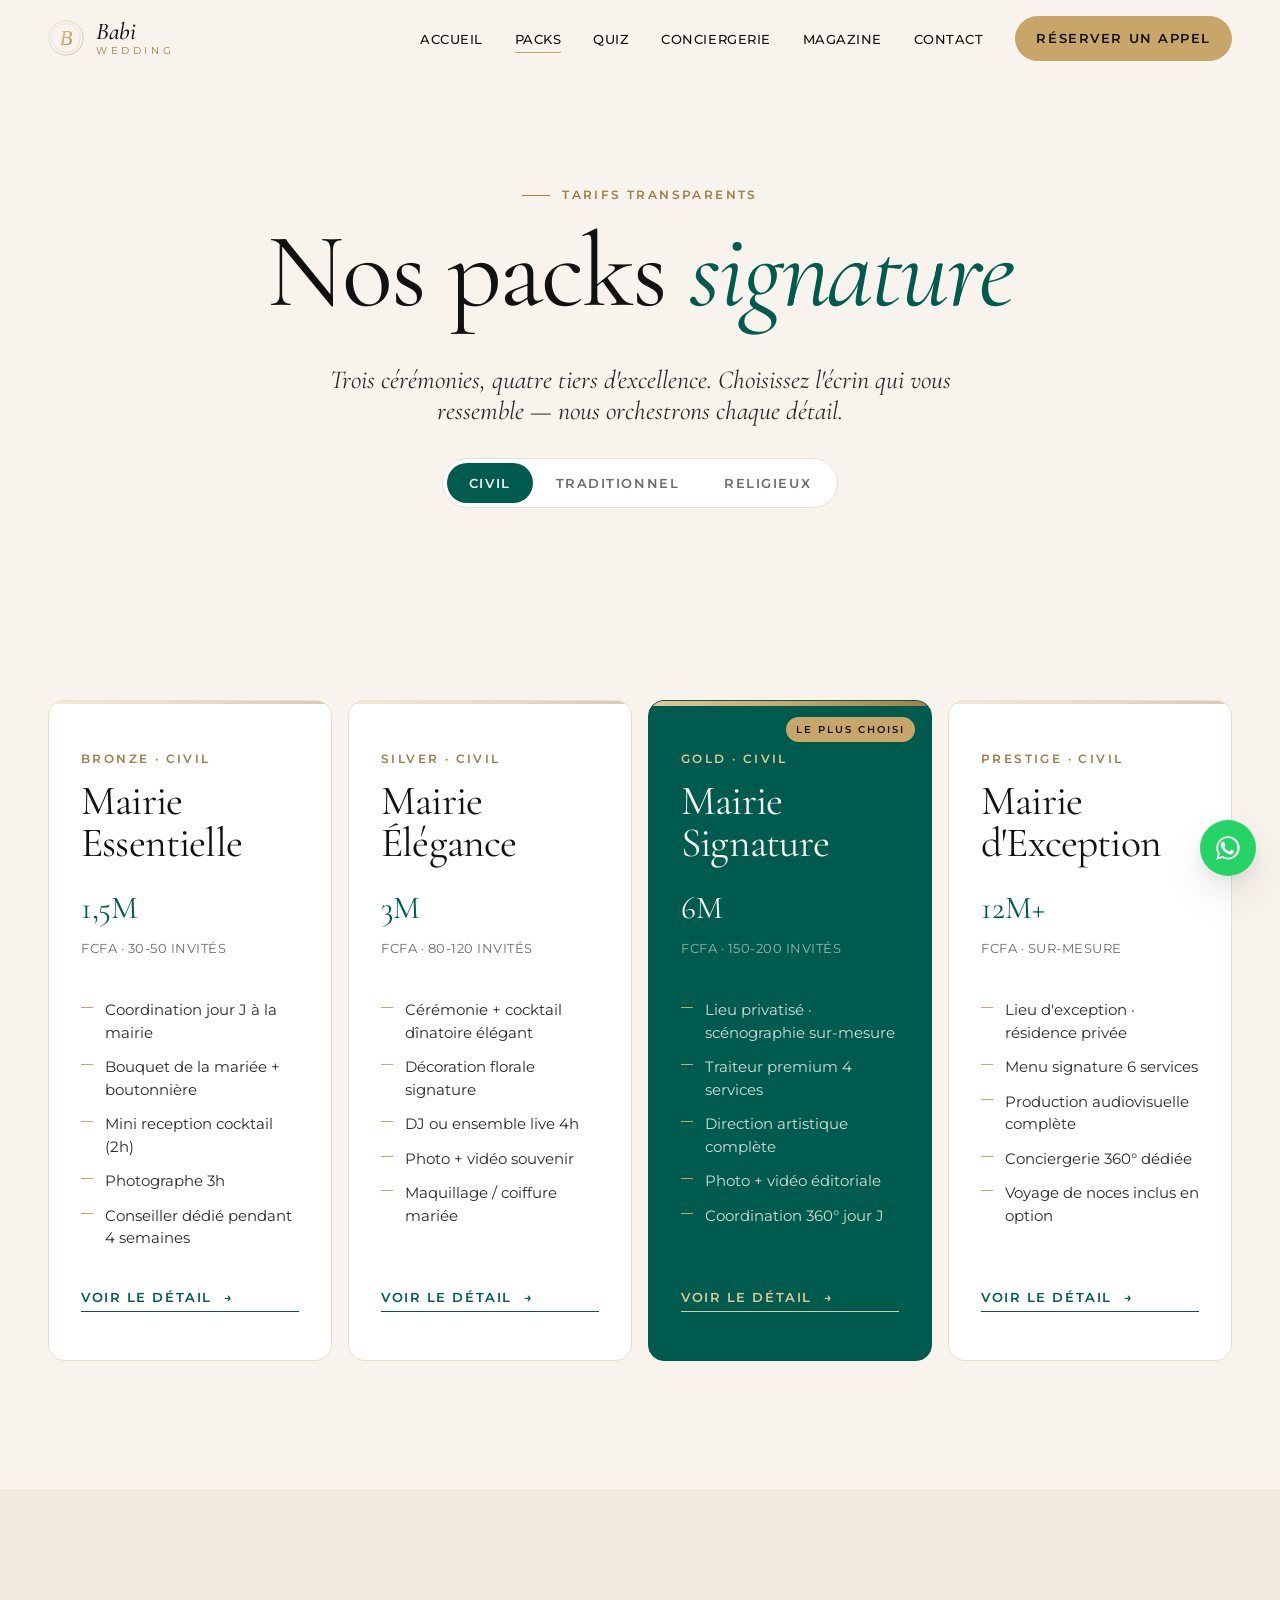
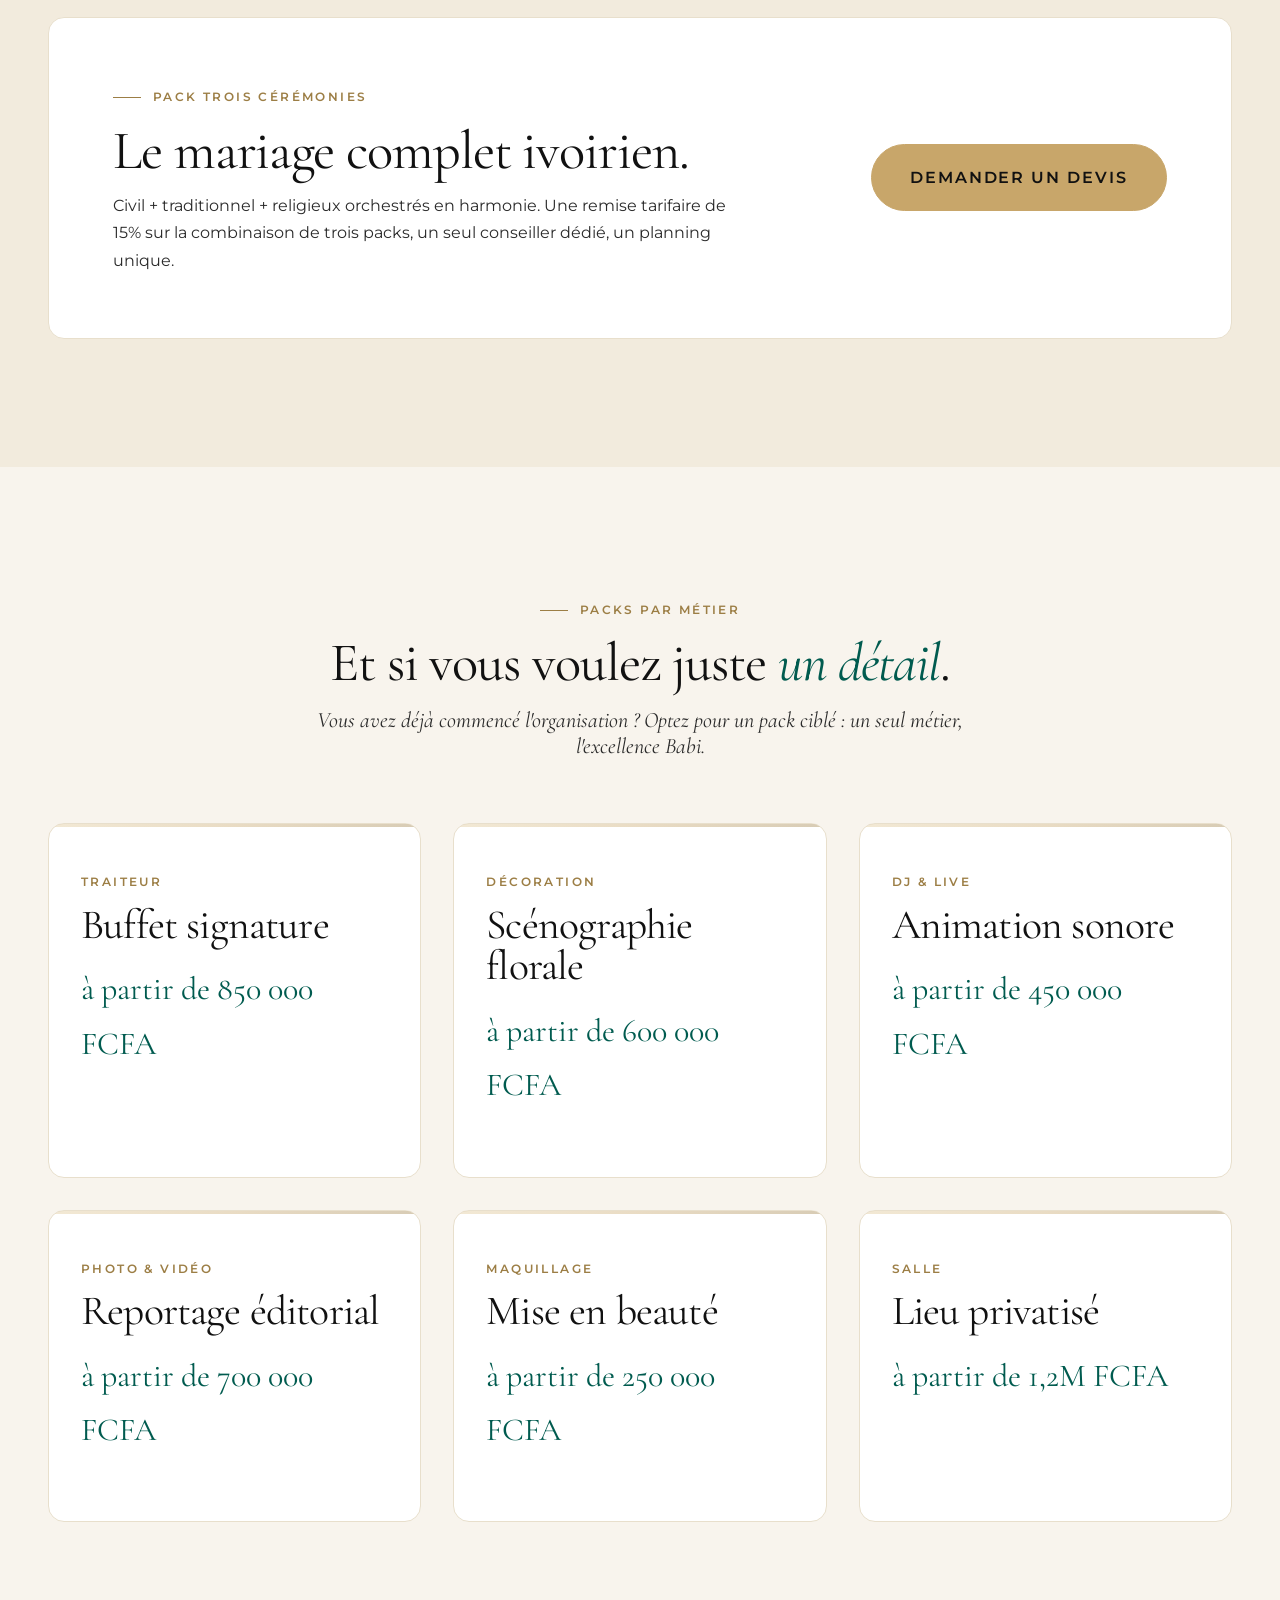
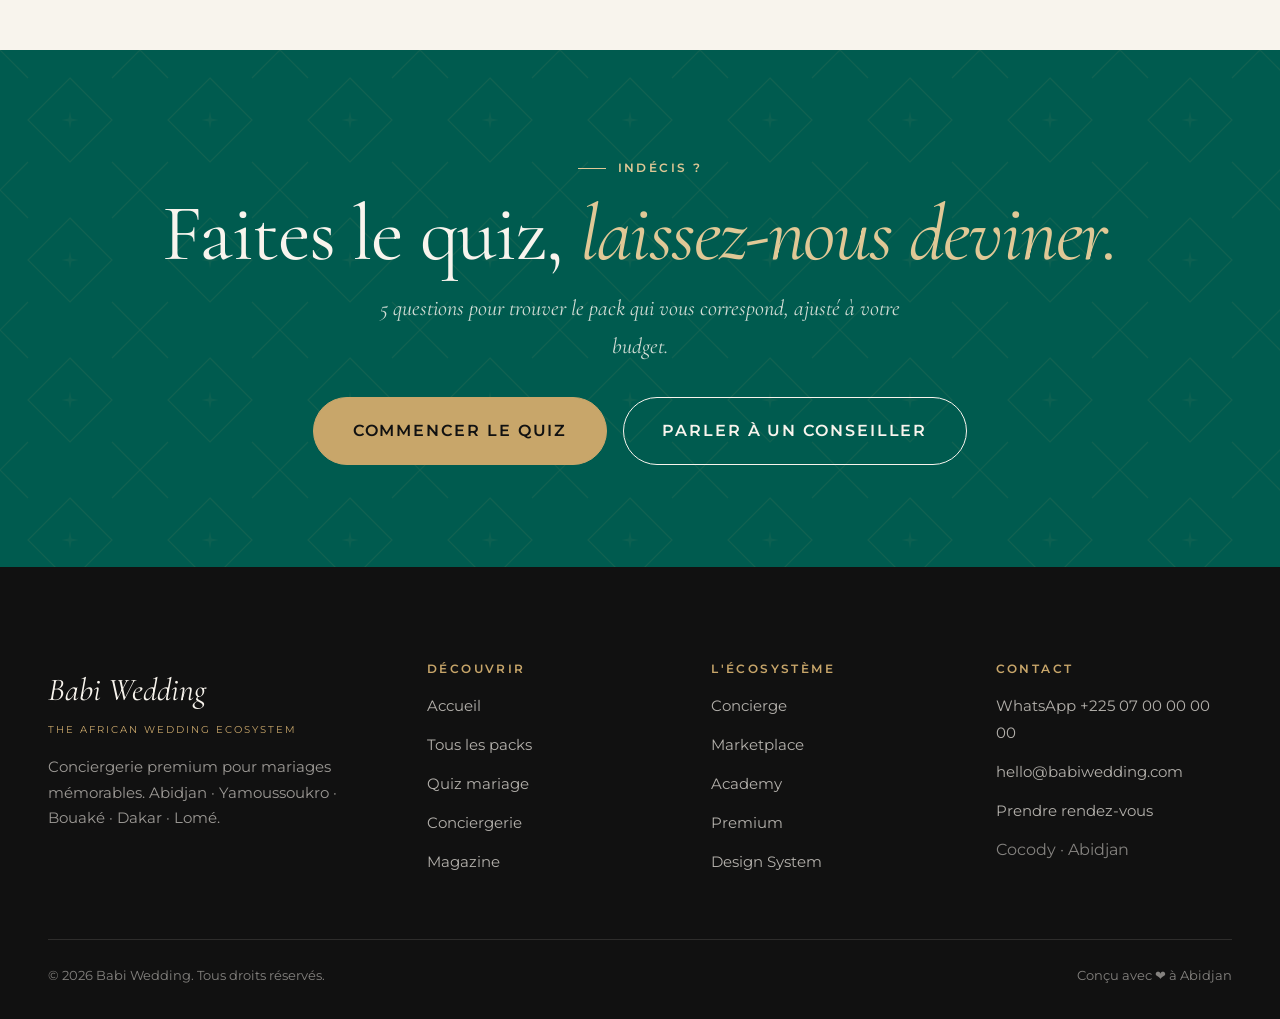
<file: packs.html>
<!doctype html>
<html lang="fr">
<head>
  <meta charset="UTF-8" />
  <meta name="viewport" content="width=device-width, initial-scale=1.0" />
  <title>Nos packs · Babi Wedding</title>
  <meta name="description" content="Découvrez les packs Babi Wedding : civil, traditionnel, religieux × Bronze, Silver, Gold, Prestige. Tarifs transparents en FCFA." />
  <link rel="preconnect" href="https://fonts.googleapis.com" />
  <link rel="preconnect" href="https://fonts.gstatic.com" crossorigin />
  <link href="https://fonts.googleapis.com/css2?family=Cormorant+Garamond:ital,wght@0,400;0,500;0,600;1,400;1,500&family=Montserrat:wght@300;400;500;600;700&display=swap" rel="stylesheet" />
  <link rel="icon" type="image/svg+xml" href="assets/img/monogram.svg" />
  <link rel="stylesheet" href="assets/css/tokens.css" />
  <link rel="stylesheet" href="assets/css/base.css" />
  <link rel="stylesheet" href="assets/css/components.css" />
  <link rel="stylesheet" href="assets/css/site.css" />
</head>
<body>

  <header class="site-header">
    <div class="container site-header__inner">
      <a href="index.html" class="brand">
        <img src="assets/img/monogram.svg" alt="" />
        <span class="brand-text"><span class="b-name">Babi</span><span class="b-tag">Wedding</span></span>
      </a>
      <nav class="nav" aria-label="Navigation principale">
        <ul class="nav-list">
          <li><a class="nav-link" href="index.html">Accueil</a></li>
          <li><a class="nav-link" href="packs.html">Packs</a></li>
          <li><a class="nav-link" href="quiz.html">Quiz</a></li>
          <li><a class="nav-link" href="conciergerie.html">Conciergerie</a></li>
          <li><a class="nav-link" href="magazine.html">Magazine</a></li>
          <li><a class="nav-link" href="contact.html">Contact</a></li>
        </ul>
        <a href="contact.html" class="btn btn--gold btn--sm">Réserver un appel</a>
        <button class="nav-toggle" aria-label="Menu"><span></span></button>
      </nav>
    </div>
  </header>

  <!-- HERO -->
  <section class="packs-hero">
    <div class="container">
      <span class="eyebrow">Tarifs transparents</span>
      <h1>Nos packs <em style="font-style: italic; color: var(--color-emerald)">signature</em></h1>
      <p class="lede" style="margin-inline: auto; text-align: center; margin-top: var(--space-4); max-width: 640px;">
        Trois cérémonies, quatre tiers d'excellence. Choisissez l'écrin qui vous ressemble — nous orchestrons chaque détail.
      </p>

      <div class="packs-toolbar reveal" data-tabset>
        <div class="tabs">
          <button class="tab is-active" data-target="civil">Civil</button>
          <button class="tab" data-target="traditionnel">Traditionnel</button>
          <button class="tab" data-target="religieux">Religieux</button>
        </div>
      </div>
    </div>
  </section>

  <!-- PACKS GROUPS -->
  <section class="section-sm" style="padding-bottom: var(--space-10);">
    <div class="container">

      <!-- ====== CIVIL ====== -->
      <div class="packs-group is-active" data-group="civil">
        <div class="packs-grid">

          <article class="pack-card reveal">
            <span class="pack-card__tier">Bronze · Civil</span>
            <h3 class="pack-card__title">Mairie<br/>Essentielle</h3>
            <div class="pack-card__price">1,5M <small>FCFA · 30-50 invités</small></div>
            <ul class="pack-card__list">
              <li>Coordination jour J à la mairie</li>
              <li>Bouquet de la mariée + boutonnière</li>
              <li>Mini reception cocktail (2h)</li>
              <li>Photographe 3h</li>
              <li>Conseiller dédié pendant 4 semaines</li>
            </ul>
            <a href="pack-detail.html" class="link-arrow">Voir le détail <span class="arrow">→</span></a>
          </article>

          <article class="pack-card reveal" data-delay="1">
            <span class="pack-card__tier">Silver · Civil</span>
            <h3 class="pack-card__title">Mairie<br/>Élégance</h3>
            <div class="pack-card__price">3M <small>FCFA · 80-120 invités</small></div>
            <ul class="pack-card__list">
              <li>Cérémonie + cocktail dînatoire élégant</li>
              <li>Décoration florale signature</li>
              <li>DJ ou ensemble live 4h</li>
              <li>Photo + vidéo souvenir</li>
              <li>Maquillage / coiffure mariée</li>
            </ul>
            <a href="pack-detail.html" class="link-arrow">Voir le détail <span class="arrow">→</span></a>
          </article>

          <article class="pack-card pack-card--featured reveal" data-delay="2">
            <span class="pack-card__badge">Le plus choisi</span>
            <span class="pack-card__tier">Gold · Civil</span>
            <h3 class="pack-card__title">Mairie<br/>Signature</h3>
            <div class="pack-card__price">6M <small>FCFA · 150-200 invités</small></div>
            <ul class="pack-card__list">
              <li>Lieu privatisé · scénographie sur-mesure</li>
              <li>Traiteur premium 4 services</li>
              <li>Direction artistique complète</li>
              <li>Photo + vidéo éditoriale</li>
              <li>Coordination 360° jour J</li>
            </ul>
            <a href="pack-detail.html" class="link-arrow" style="color: var(--color-champagne-light)">Voir le détail <span class="arrow">→</span></a>
          </article>

          <article class="pack-card reveal" data-delay="3">
            <span class="pack-card__tier">Prestige · Civil</span>
            <h3 class="pack-card__title">Mairie<br/>d'Exception</h3>
            <div class="pack-card__price">12M+ <small>FCFA · sur-mesure</small></div>
            <ul class="pack-card__list">
              <li>Lieu d'exception · résidence privée</li>
              <li>Menu signature 6 services</li>
              <li>Production audiovisuelle complète</li>
              <li>Conciergerie 360° dédiée</li>
              <li>Voyage de noces inclus en option</li>
            </ul>
            <a href="pack-detail.html" class="link-arrow">Voir le détail <span class="arrow">→</span></a>
          </article>
        </div>
      </div>

      <!-- ====== TRADITIONNEL ====== -->
      <div class="packs-group" data-group="traditionnel">
        <div class="packs-grid">
          <article class="pack-card reveal">
            <span class="pack-card__tier">Bronze · Tradition</span>
            <h3 class="pack-card__title">Dot<br/>Intime</h3>
            <div class="pack-card__price">2,5M <small>FCFA · 80-120 invités</small></div>
            <ul class="pack-card__list">
              <li>Coordination de la dot avec les anciens</li>
              <li>Tenues traditionnelles (location)</li>
              <li>Décoration ethnique soignée</li>
              <li>Repas traditionnel pour invités</li>
              <li>Photographe + vidéaste</li>
            </ul>
            <a href="pack-detail.html" class="link-arrow">Voir le détail <span class="arrow">→</span></a>
          </article>

          <article class="pack-card reveal" data-delay="1">
            <span class="pack-card__tier">Silver · Tradition</span>
            <h3 class="pack-card__title">Dot<br/>Élégance</h3>
            <div class="pack-card__price">5M <small>FCFA · 150-200 invités</small></div>
            <ul class="pack-card__list">
              <li>Scénographie inspirée Akan / Bété / Sénoufo</li>
              <li>Tenues couture sur-mesure</li>
              <li>Animation traditionnelle live</li>
              <li>Buffet régional premium</li>
              <li>Reportage éditorial complet</li>
            </ul>
            <a href="pack-detail.html" class="link-arrow">Voir le détail <span class="arrow">→</span></a>
          </article>

          <article class="pack-card pack-card--featured reveal" data-delay="2">
            <span class="pack-card__badge">Le plus choisi</span>
            <span class="pack-card__tier">Gold · Tradition</span>
            <h3 class="pack-card__title">Dot<br/>Royale</h3>
            <div class="pack-card__price">10M <small>FCFA · 250-300 invités</small></div>
            <ul class="pack-card__list">
              <li>Direction artistique "African Royal"</li>
              <li>Lieu d'exception privatisé</li>
              <li>Ballets &amp; griots traditionnels</li>
              <li>Pagne tissé sur-mesure</li>
              <li>Coordination 360° jour J</li>
            </ul>
            <a href="pack-detail.html" class="link-arrow" style="color: var(--color-champagne-light)">Voir le détail <span class="arrow">→</span></a>
          </article>

          <article class="pack-card reveal" data-delay="3">
            <span class="pack-card__tier">Prestige · Tradition</span>
            <h3 class="pack-card__title">Dot<br/>Impériale</h3>
            <div class="pack-card__price">22M+ <small>FCFA · sur-mesure</small></div>
            <ul class="pack-card__list">
              <li>Cérémonie traditionnelle d'apparat</li>
              <li>Production cinématographique</li>
              <li>Pagnes royaux et bijoux d'orfèvrerie</li>
              <li>Conciergerie 360° &amp; protocole</li>
              <li>Hébergement invités VIP inclus</li>
            </ul>
            <a href="pack-detail.html" class="link-arrow">Voir le détail <span class="arrow">→</span></a>
          </article>
        </div>
      </div>

      <!-- ====== RELIGIEUX ====== -->
      <div class="packs-group" data-group="religieux">
        <div class="packs-grid">
          <article class="pack-card reveal">
            <span class="pack-card__tier">Bronze · Religieux</span>
            <h3 class="pack-card__title">Bénédiction<br/>Sereine</h3>
            <div class="pack-card__price">3M <small>FCFA · 100-150 invités</small></div>
            <ul class="pack-card__list">
              <li>Coordination paroisse / mosquée</li>
              <li>Décoration florale du lieu de culte</li>
              <li>Reception légère + buffet</li>
              <li>Photographe + vidéaste</li>
              <li>Coordination jour J</li>
            </ul>
            <a href="pack-detail.html" class="link-arrow">Voir le détail <span class="arrow">→</span></a>
          </article>

          <article class="pack-card reveal" data-delay="1">
            <span class="pack-card__tier">Silver · Religieux</span>
            <h3 class="pack-card__title">Bénédiction<br/>Élégance</h3>
            <div class="pack-card__price">6M <small>FCFA · 200-300 invités</small></div>
            <ul class="pack-card__list">
              <li>Scénographie liturgique soignée</li>
              <li>Robe / costume couture</li>
              <li>Chorale ou orchestre live</li>
              <li>Reception salle premium + dîner</li>
              <li>Vidéo + photo éditoriale</li>
            </ul>
            <a href="pack-detail.html" class="link-arrow">Voir le détail <span class="arrow">→</span></a>
          </article>

          <article class="pack-card pack-card--featured reveal" data-delay="2">
            <span class="pack-card__badge">Le plus choisi</span>
            <span class="pack-card__tier">Gold · Religieux</span>
            <h3 class="pack-card__title">Bénédiction<br/>Signature</h3>
            <div class="pack-card__price">12M <small>FCFA · 300-400 invités</small></div>
            <ul class="pack-card__list">
              <li>Cérémonie + grande reception</li>
              <li>Direction artistique complète</li>
              <li>Floral d'exception, mise en lumière</li>
              <li>Traiteur signature 5 services</li>
              <li>Production audiovisuelle complète</li>
            </ul>
            <a href="pack-detail.html" class="link-arrow" style="color: var(--color-champagne-light)">Voir le détail <span class="arrow">→</span></a>
          </article>

          <article class="pack-card reveal" data-delay="3">
            <span class="pack-card__tier">Prestige · Religieux</span>
            <h3 class="pack-card__title">Bénédiction<br/>Souveraine</h3>
            <div class="pack-card__price">25M+ <small>FCFA · sur-mesure</small></div>
            <ul class="pack-card__list">
              <li>Cathédrale / grande mosquée privatisée</li>
              <li>Chorale gospel ou ensemble classique</li>
              <li>Conciergerie 360° dédiée</li>
              <li>Reception lieu d'exception</li>
              <li>Production cinéma + livre photo</li>
            </ul>
            <a href="pack-detail.html" class="link-arrow">Voir le détail <span class="arrow">→</span></a>
          </article>
        </div>
      </div>

    </div>
  </section>

  <!-- COMBO BANNER -->
  <section class="section section--warm">
    <div class="container">
      <div class="reveal" style="background: var(--color-white); border: 1px solid var(--border-subtle); border-radius: var(--radius-lg); padding: var(--space-8); display: grid; grid-template-columns: 1fr auto; gap: var(--space-6); align-items: center;">
        <div>
          <span class="eyebrow">Pack Trois Cérémonies</span>
          <h3 style="font-size: var(--fs-h2); margin-bottom: var(--space-3);">Le mariage complet ivoirien.</h3>
          <p style="max-width: 56ch; color: var(--text-secondary)">Civil + traditionnel + religieux orchestrés en harmonie. Une remise tarifaire de 15% sur la combinaison de trois packs, un seul conseiller dédié, un planning unique.</p>
        </div>
        <a href="contact.html" class="btn btn--gold btn--lg" style="white-space: nowrap;">Demander un devis</a>
      </div>
    </div>
  </section>

  <!-- METIERS STRIP -->
  <section class="section section--ivory">
    <div class="container">
      <header class="section-header reveal">
        <span class="eyebrow">Packs par métier</span>
        <h2 class="section-header__title">Et si vous voulez juste <em style="font-style: italic; color: var(--color-emerald)">un détail</em>.</h2>
        <p class="section-header__lede">Vous avez déjà commencé l'organisation ? Optez pour un pack ciblé : un seul métier, l'excellence Babi.</p>
      </header>

      <div class="grid grid-3">
        <div class="pack-card reveal"><span class="pack-card__tier">Traiteur</span><h3 class="pack-card__title">Buffet signature</h3><div class="pack-card__price">à partir de 850 000 FCFA</div></div>
        <div class="pack-card reveal" data-delay="1"><span class="pack-card__tier">Décoration</span><h3 class="pack-card__title">Scénographie florale</h3><div class="pack-card__price">à partir de 600 000 FCFA</div></div>
        <div class="pack-card reveal" data-delay="2"><span class="pack-card__tier">DJ &amp; Live</span><h3 class="pack-card__title">Animation sonore</h3><div class="pack-card__price">à partir de 450 000 FCFA</div></div>
        <div class="pack-card reveal"><span class="pack-card__tier">Photo &amp; Vidéo</span><h3 class="pack-card__title">Reportage éditorial</h3><div class="pack-card__price">à partir de 700 000 FCFA</div></div>
        <div class="pack-card reveal" data-delay="1"><span class="pack-card__tier">Maquillage</span><h3 class="pack-card__title">Mise en beauté</h3><div class="pack-card__price">à partir de 250 000 FCFA</div></div>
        <div class="pack-card reveal" data-delay="2"><span class="pack-card__tier">Salle</span><h3 class="pack-card__title">Lieu privatisé</h3><div class="pack-card__price">à partir de 1,2M FCFA</div></div>
      </div>
    </div>
  </section>

  <!-- CTA -->
  <section class="cta-banner">
    <div class="container">
      <span class="eyebrow" style="color: var(--color-champagne-light)">Indécis ?</span>
      <h2 class="cta-banner__title">Faites le quiz, <em>laissez-nous deviner.</em></h2>
      <p class="cta-banner__lede">5 questions pour trouver le pack qui vous correspond, ajusté à votre budget.</p>
      <div class="cluster" style="justify-content: center;">
        <a href="quiz.html" class="btn btn--gold btn--lg">Commencer le quiz</a>
        <a href="https://wa.me/2250700000000" target="_blank" rel="noopener" class="btn btn--ghost-light btn--lg">Parler à un conseiller</a>
      </div>
    </div>
  </section>

  <!-- FOOTER -->
  <footer class="site-footer">
    <div class="container">
      <div class="site-footer__cols">
        <div>
          <div class="site-footer__brand">Babi Wedding<small>The African Wedding Ecosystem</small></div>
          <p style="color: rgba(248,244,237,0.6); font-size: var(--fs-body-sm); max-width: 320px;">Conciergerie premium pour mariages mémorables. Abidjan · Yamoussoukro · Bouaké · Dakar · Lomé.</p>
        </div>
        <div><h4>Découvrir</h4><ul class="stack-sm"><li><a href="index.html">Accueil</a></li><li><a href="packs.html">Tous les packs</a></li><li><a href="quiz.html">Quiz mariage</a></li><li><a href="conciergerie.html">Conciergerie</a></li><li><a href="magazine.html">Magazine</a></li></ul></div>
        <div><h4>L'écosystème</h4><ul class="stack-sm"><li><a href="#">Concierge</a></li><li><a href="#">Marketplace</a></li><li><a href="#">Academy</a></li><li><a href="#">Premium</a></li><li><a href="design-system.html">Design System</a></li></ul></div>
        <div><h4>Contact</h4><ul class="stack-sm"><li><a href="https://wa.me/2250700000000">WhatsApp +225 07 00 00 00 00</a></li><li><a href="mailto:hello@babiwedding.com">hello@babiwedding.com</a></li><li><a href="contact.html">Prendre rendez-vous</a></li><li style="color: rgba(248,244,237,0.5)">Cocody · Abidjan</li></ul></div>
      </div>
      <div class="site-footer__bottom">
        <span>© <span id="current-year"></span> Babi Wedding. Tous droits réservés.</span>
        <span>Conçu avec ❤ à Abidjan</span>
      </div>
    </div>
  </footer>

  <a href="https://wa.me/2250700000000" class="whatsapp-fab" target="_blank" rel="noopener" aria-label="WhatsApp">
    <svg viewBox="0 0 24 24" fill="currentColor"><path d="M17.5 14.4c-.3-.1-1.8-.9-2-1s-.5-.1-.7.2-.8 1-1 1.2-.4.2-.7.1c-.3-.1-1.3-.5-2.4-1.5-.9-.8-1.5-1.8-1.7-2.1-.2-.3 0-.5.1-.6l.4-.5c.1-.2.2-.3.3-.5 0-.2 0-.4-.1-.5l-.9-2.1c-.2-.5-.5-.5-.7-.5h-.6c-.2 0-.5.1-.8.4-.3.3-1 1-1 2.5s1 2.9 1.2 3.1c.1.2 2 3 4.8 4.3 1.7.7 2.3.8 3.2.6.5-.1 1.6-.7 1.8-1.3.2-.6.2-1.2.2-1.3-.1-.2-.3-.2-.5-.4z"/><path d="M12 2C6.5 2 2 6.5 2 12c0 1.7.5 3.4 1.3 4.9L2 22l5.2-1.4c1.5.8 3.1 1.2 4.8 1.2 5.5 0 10-4.5 10-10S17.5 2 12 2zm0 18.3c-1.5 0-3-.4-4.3-1.2l-.3-.2-3.2.8.9-3.1-.2-.3c-.9-1.4-1.3-3-1.3-4.6 0-4.5 3.7-8.2 8.2-8.2s8.2 3.7 8.2 8.2-3.6 8.6-8 8.6z"/></svg>
  </a>

  <script src="assets/js/site.js"></script>
</body>
</html>
</file>
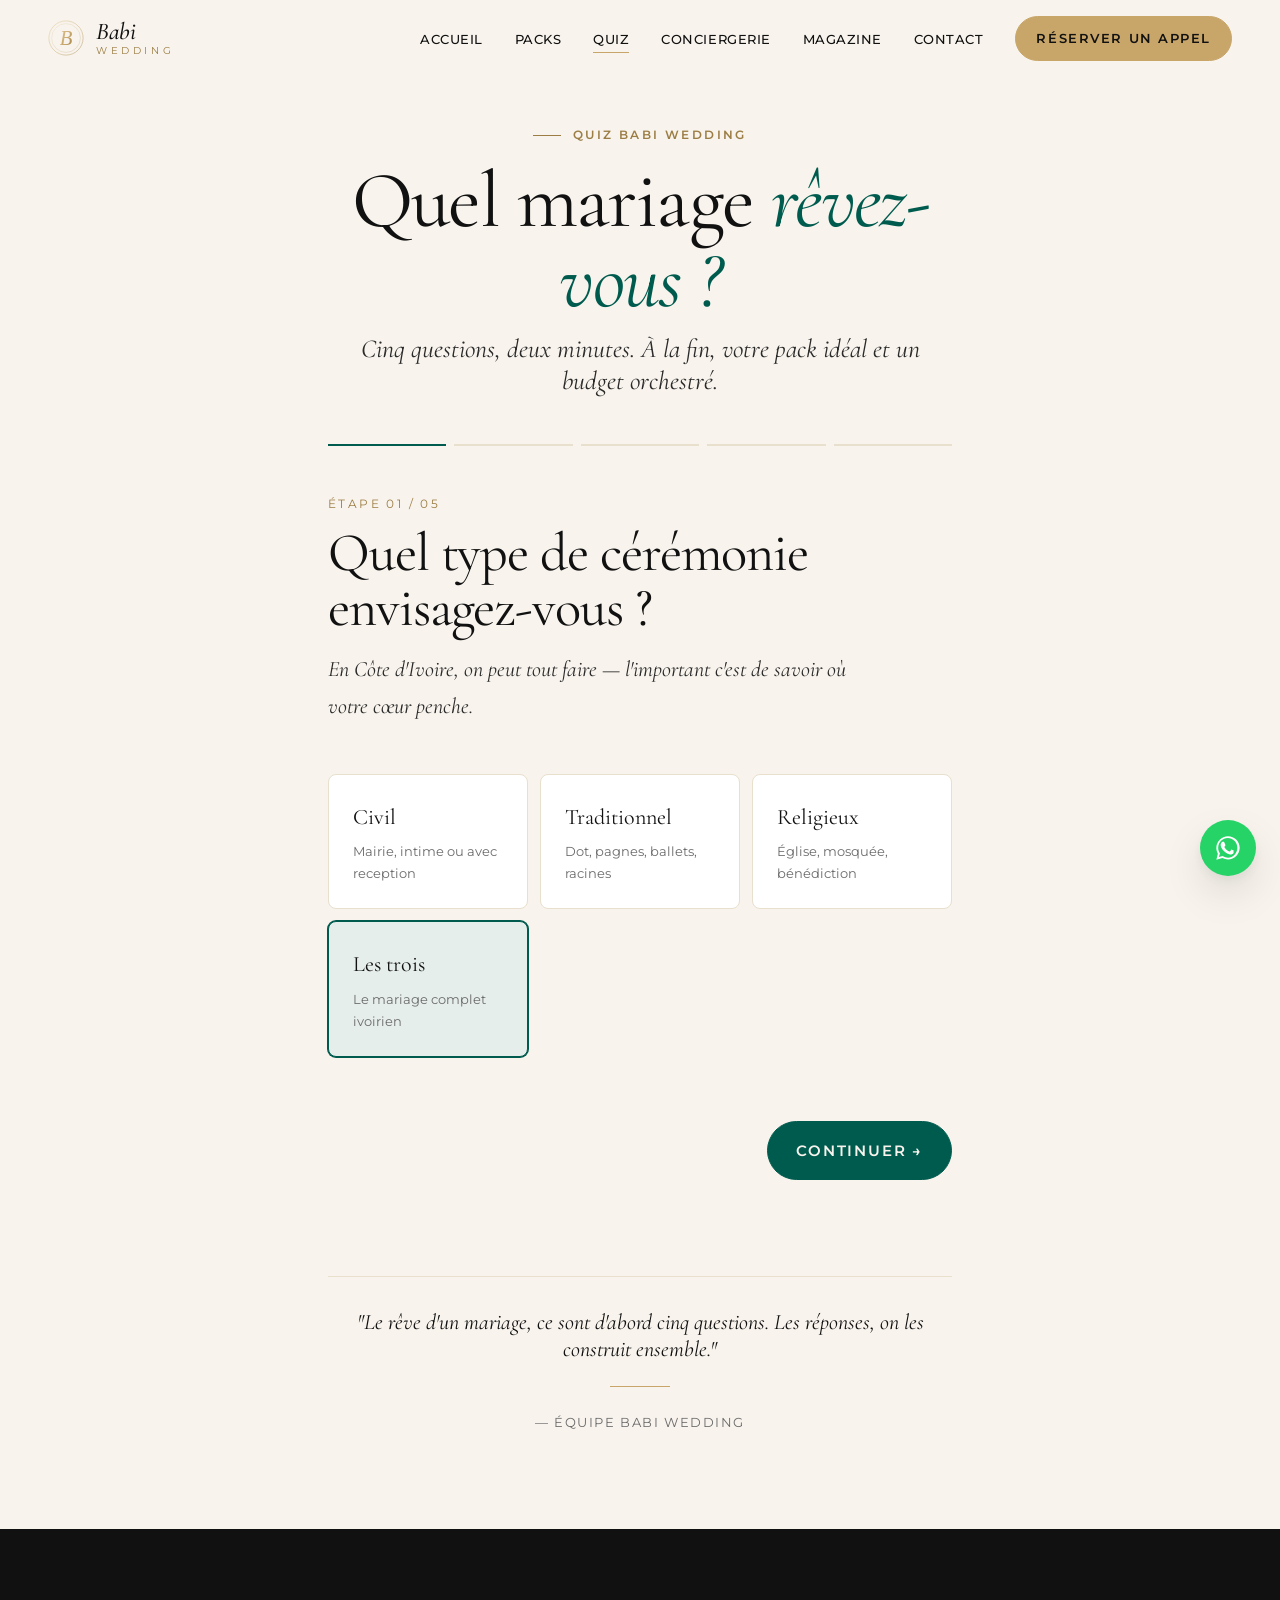
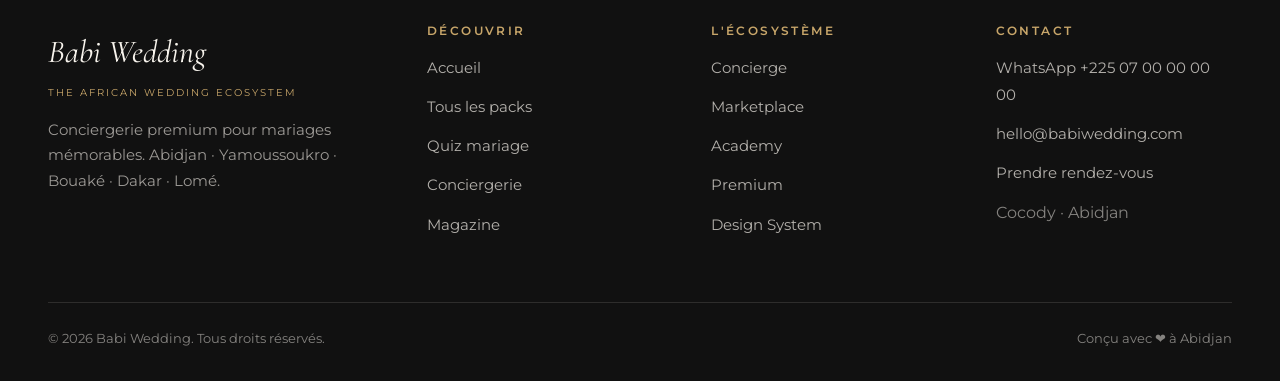
<file: quiz.html>
<!doctype html>
<html lang="fr">
<head>
  <meta charset="UTF-8" />
  <meta name="viewport" content="width=device-width, initial-scale=1.0" />
  <title>Quel mariage rêvez-vous ? · Babi Wedding</title>
  <meta name="description" content="5 questions pour trouver le pack de mariage qui vous correspond. Babi Wedding vous recommande votre cérémonie idéale en moins de 3 minutes." />
  <link rel="preconnect" href="https://fonts.googleapis.com" />
  <link rel="preconnect" href="https://fonts.gstatic.com" crossorigin />
  <link href="https://fonts.googleapis.com/css2?family=Cormorant+Garamond:ital,wght@0,400;0,500;0,600;1,400;1,500&family=Montserrat:wght@300;400;500;600;700&display=swap" rel="stylesheet" />
  <link rel="icon" type="image/svg+xml" href="assets/img/monogram.svg" />
  <link rel="stylesheet" href="assets/css/tokens.css" />
  <link rel="stylesheet" href="assets/css/base.css" />
  <link rel="stylesheet" href="assets/css/components.css" />
  <link rel="stylesheet" href="assets/css/site.css" />
</head>
<body>

  <header class="site-header">
    <div class="container site-header__inner">
      <a href="index.html" class="brand">
        <img src="assets/img/monogram.svg" alt="" />
        <span class="brand-text"><span class="b-name">Babi</span><span class="b-tag">Wedding</span></span>
      </a>
      <nav class="nav" aria-label="Navigation principale">
        <ul class="nav-list">
          <li><a class="nav-link" href="index.html">Accueil</a></li>
          <li><a class="nav-link" href="packs.html">Packs</a></li>
          <li><a class="nav-link" href="quiz.html">Quiz</a></li>
          <li><a class="nav-link" href="conciergerie.html">Conciergerie</a></li>
          <li><a class="nav-link" href="magazine.html">Magazine</a></li>
          <li><a class="nav-link" href="contact.html">Contact</a></li>
        </ul>
        <a href="contact.html" class="btn btn--gold btn--sm">Réserver un appel</a>
        <button class="nav-toggle" aria-label="Menu"><span></span></button>
      </nav>
    </div>
  </header>

  <main class="quiz-shell">
    <div class="container-text">

      <div style="text-align: center; margin-bottom: var(--space-7);" class="reveal">
        <span class="eyebrow">Quiz Babi Wedding</span>
        <h1 style="font-size: var(--fs-h1); line-height: 1; margin-bottom: var(--space-3)">Quel mariage <em style="font-style: italic; color: var(--color-emerald)">rêvez-vous ?</em></h1>
        <p class="lede" style="margin: 0 auto;">Cinq questions, deux minutes. À la fin, votre pack idéal et un budget orchestré.</p>
      </div>

      <div data-quiz>
        <!-- Progress -->
        <div class="quiz-progress">
          <div class="quiz-progress__bar is-active"></div>
          <div class="quiz-progress__bar"></div>
          <div class="quiz-progress__bar"></div>
          <div class="quiz-progress__bar"></div>
          <div class="quiz-progress__bar"></div>
        </div>

        <!-- STEP 1 : CÉRÉMONIE -->
        <div class="quiz-step is-active">
          <div class="quiz-step__num">Étape 01 / 05</div>
          <h2 class="quiz-step__title">Quel type de cérémonie envisagez-vous ?</h2>
          <p class="quiz-step__lede">En Côte d'Ivoire, on peut tout faire — l'important c'est de savoir où votre cœur penche.</p>

          <div class="choice-grid">
            <label class="choice">
              <input type="radio" name="ceremony" value="civil" />
              <span class="choice__title">Civil</span>
              <span class="choice__desc">Mairie, intime ou avec reception</span>
            </label>
            <label class="choice">
              <input type="radio" name="ceremony" value="traditionnel" />
              <span class="choice__title">Traditionnel</span>
              <span class="choice__desc">Dot, pagnes, ballets, racines</span>
            </label>
            <label class="choice">
              <input type="radio" name="ceremony" value="religieux" />
              <span class="choice__title">Religieux</span>
              <span class="choice__desc">Église, mosquée, bénédiction</span>
            </label>
            <label class="choice">
              <input type="radio" name="ceremony" value="complet" checked />
              <span class="choice__title">Les trois</span>
              <span class="choice__desc">Le mariage complet ivoirien</span>
            </label>
          </div>
        </div>

        <!-- STEP 2 : BUDGET -->
        <div class="quiz-step">
          <div class="quiz-step__num">Étape 02 / 05</div>
          <h2 class="quiz-step__title">Quel est votre budget global ?</h2>
          <p class="quiz-step__lede">Soyez à l'aise. Babi Wedding orchestre des mariages de 2 à 50 millions FCFA. On adaptera la proposition à votre enveloppe — sans jamais sacrifier la qualité.</p>

          <div class="range-field">
            <div class="range-field__display">
              <span class="field__label" style="margin-bottom: 0;">Votre budget</span>
              <span id="budget-value" class="range-field__value">5 000 000 FCFA</span>
            </div>
            <input type="range" id="budget" class="range" min="2000000" max="50000000" step="500000" value="5000000" />
            <div class="range-field__bounds"><span>2M FCFA</span><span>50M+ FCFA</span></div>
            <p class="field__hint" style="margin-top: var(--space-3)">Acompte de 30% à la signature, solde 10 jours avant le jour J.</p>
          </div>
        </div>

        <!-- STEP 3 : INVITÉS -->
        <div class="quiz-step">
          <div class="quiz-step__num">Étape 03 / 05</div>
          <h2 class="quiz-step__title">Combien d'invités voulez-vous accueillir ?</h2>
          <p class="quiz-step__lede">Du dîner intime aux 500 invités d'une grande cérémonie ivoirienne, on s'adapte. Choisissez la jauge qui vous ressemble.</p>

          <div class="range-field">
            <div class="range-field__display">
              <span class="field__label" style="margin-bottom: 0;">Invités</span>
              <span id="guests-value" class="range-field__value">150 invités</span>
            </div>
            <input type="range" id="guests" class="range" min="20" max="500" step="10" value="150" />
            <div class="range-field__bounds"><span>20 invités</span><span>500+ invités</span></div>
          </div>
        </div>

        <!-- STEP 4 : VILLE -->
        <div class="quiz-step">
          <div class="quiz-step__num">Étape 04 / 05</div>
          <h2 class="quiz-step__title">Où aura lieu votre mariage ?</h2>
          <p class="quiz-step__lede">Babi Wedding opère dans toute la Côte d'Ivoire et certaines villes francophones. Notre marketplace référence des prestataires vérifiés dans chaque destination.</p>

          <div class="choice-grid">
            <label class="choice"><input type="radio" name="city" value="Abidjan" checked /><span class="choice__title">Abidjan</span><span class="choice__desc">Cocody, Plateau, Riviera, Bingerville</span></label>
            <label class="choice"><input type="radio" name="city" value="Yamoussoukro" /><span class="choice__title">Yamoussoukro</span><span class="choice__desc">Capitale, Basilique, lieux d'apparat</span></label>
            <label class="choice"><input type="radio" name="city" value="Bouaké" /><span class="choice__title">Bouaké</span><span class="choice__desc">Centre, événements de grande ampleur</span></label>
            <label class="choice"><input type="radio" name="city" value="Grand-Bassam" /><span class="choice__title">Grand-Bassam</span><span class="choice__desc">Plage, patrimoine UNESCO</span></label>
            <label class="choice"><input type="radio" name="city" value="San-Pédro" /><span class="choice__title">San-Pédro</span><span class="choice__desc">Côte, palmeraies tropicales</span></label>
            <label class="choice"><input type="radio" name="city" value="Autre" /><span class="choice__title">Autre / Diaspora</span><span class="choice__desc">France, Dakar, Lomé...</span></label>
          </div>
        </div>

        <!-- STEP 5 : STYLE -->
        <div class="quiz-step">
          <div class="quiz-step__num">Étape 05 / 05</div>
          <h2 class="quiz-step__title">Quel style éditorial vous fait vibrer ?</h2>
          <p class="quiz-step__lede">Chaque style se décline dans tous les packs. Si vous hésitez, ne vous inquiétez pas — votre conseiller affinera avec vous.</p>

          <div class="choice-grid">
            <label class="choice">
              <input type="radio" name="style" value="Royal Akan" checked />
              <span class="choice__title">Royal Akan</span>
              <span class="choice__desc">Or, émeraude, pagnes royaux, faste</span>
            </label>
            <label class="choice">
              <input type="radio" name="style" value="Moderne chic" />
              <span class="choice__title">Moderne chic</span>
              <span class="choice__desc">Épuré, lignes pures, monochrome</span>
            </label>
            <label class="choice">
              <input type="radio" name="style" value="Tropical luxe" />
              <span class="choice__title">Tropical luxe</span>
              <span class="choice__desc">Palmes, manguiers, doré, sunset</span>
            </label>
            <label class="choice">
              <input type="radio" name="style" value="Éditorial épuré" />
              <span class="choice__title">Éditorial épuré</span>
              <span class="choice__desc">Photo magazine, minimal, élégant</span>
            </label>
          </div>
        </div>

        <!-- ACTIONS -->
        <div class="quiz-actions">
          <button type="button" class="btn btn--ghost" data-quiz-prev>← Précédent</button>
          <button type="button" class="btn" data-quiz-next>Continuer →</button>
        </div>

        <!-- RESULT (rendered by JS) -->
        <div data-quiz-result></div>
      </div>

      <div style="text-align: center; margin-top: var(--space-9); padding-top: var(--space-6); border-top: 1px solid var(--border-subtle);">
        <p class="quote" style="font-size: var(--fs-h6);">"Le rêve d'un mariage, ce sont d'abord cinq questions. Les réponses, on les construit ensemble."</p>
        <div class="divider center"></div>
        <p style="font-size: var(--fs-caption); color: var(--text-muted); letter-spacing: var(--tracking-wider); text-transform: uppercase;">— Équipe Babi Wedding</p>
      </div>

    </div>
  </main>

  <footer class="site-footer">
    <div class="container">
      <div class="site-footer__cols">
        <div>
          <div class="site-footer__brand">Babi Wedding<small>The African Wedding Ecosystem</small></div>
          <p style="color: rgba(248,244,237,0.6); font-size: var(--fs-body-sm); max-width: 320px;">Conciergerie premium pour mariages mémorables. Abidjan · Yamoussoukro · Bouaké · Dakar · Lomé.</p>
        </div>
        <div><h4>Découvrir</h4><ul class="stack-sm"><li><a href="index.html">Accueil</a></li><li><a href="packs.html">Tous les packs</a></li><li><a href="quiz.html">Quiz mariage</a></li><li><a href="conciergerie.html">Conciergerie</a></li><li><a href="magazine.html">Magazine</a></li></ul></div>
        <div><h4>L'écosystème</h4><ul class="stack-sm"><li><a href="#">Concierge</a></li><li><a href="#">Marketplace</a></li><li><a href="#">Academy</a></li><li><a href="#">Premium</a></li><li><a href="design-system.html">Design System</a></li></ul></div>
        <div><h4>Contact</h4><ul class="stack-sm"><li><a href="https://wa.me/2250700000000">WhatsApp +225 07 00 00 00 00</a></li><li><a href="mailto:hello@babiwedding.com">hello@babiwedding.com</a></li><li><a href="contact.html">Prendre rendez-vous</a></li><li style="color: rgba(248,244,237,0.5)">Cocody · Abidjan</li></ul></div>
      </div>
      <div class="site-footer__bottom">
        <span>© <span id="current-year"></span> Babi Wedding. Tous droits réservés.</span>
        <span>Conçu avec ❤ à Abidjan</span>
      </div>
    </div>
  </footer>

  <a href="https://wa.me/2250700000000" class="whatsapp-fab" target="_blank" rel="noopener" aria-label="WhatsApp">
    <svg viewBox="0 0 24 24" fill="currentColor"><path d="M17.5 14.4c-.3-.1-1.8-.9-2-1s-.5-.1-.7.2-.8 1-1 1.2-.4.2-.7.1c-.3-.1-1.3-.5-2.4-1.5-.9-.8-1.5-1.8-1.7-2.1-.2-.3 0-.5.1-.6l.4-.5c.1-.2.2-.3.3-.5 0-.2 0-.4-.1-.5l-.9-2.1c-.2-.5-.5-.5-.7-.5h-.6c-.2 0-.5.1-.8.4-.3.3-1 1-1 2.5s1 2.9 1.2 3.1c.1.2 2 3 4.8 4.3 1.7.7 2.3.8 3.2.6.5-.1 1.6-.7 1.8-1.3.2-.6.2-1.2.2-1.3-.1-.2-.3-.2-.5-.4z"/><path d="M12 2C6.5 2 2 6.5 2 12c0 1.7.5 3.4 1.3 4.9L2 22l5.2-1.4c1.5.8 3.1 1.2 4.8 1.2 5.5 0 10-4.5 10-10S17.5 2 12 2zm0 18.3c-1.5 0-3-.4-4.3-1.2l-.3-.2-3.2.8.9-3.1-.2-.3c-.9-1.4-1.3-3-1.3-4.6 0-4.5 3.7-8.2 8.2-8.2s8.2 3.7 8.2 8.2-3.6 8.6-8 8.6z"/></svg>
  </a>

  <script src="assets/js/site.js"></script>
  <script src="assets/js/quiz.js"></script>
</body>
</html>
</file>
<file: assets/css/tokens.css>
/* ============================================================
   BABI WEDDING — DESIGN TOKENS
   Single source of truth pour couleurs, typographie, espacements,
   ombres, rayons, motion. Tout le système s'appuie là-dessus.
   ============================================================ */

:root {
  /* ---------- COULEURS DE MARQUE ---------- */
  --color-emerald: #005B4F;       /* Vert Émeraude — primaire, confiance */
  --color-emerald-deep: #003F37;  /* Hover/contraste profond */
  --color-emerald-mist: #E6EEEC;  /* Fond apaisé */

  --color-saffron: #E87B24;       /* Orange Safran — accent énergique */
  --color-saffron-deep: #B85F18;
  --color-saffron-soft: #FCEFE3;

  --color-ivory: #F8F4ED;         /* Fond principal — papier crème */
  --color-ivory-warm: #F2EBDD;    /* Section alternée */
  --color-ivory-deep: #E8DFCC;    /* Bordures douces */

  --color-champagne: #C8A66A;     /* Or Champagne — prestige */
  --color-champagne-light: #E0C896;
  --color-champagne-deep: #9C7E45;

  --color-ink: #111111;           /* Noir Profond — texte luxe */
  --color-ink-soft: #2A2A2A;
  --color-ink-muted: #6B6B6B;
  --color-ink-faint: #A6A6A6;

  --color-white: #FFFFFF;

  /* ---------- COULEURS SÉMANTIQUES ---------- */
  --bg-page: var(--color-ivory);
  --bg-surface: var(--color-white);
  --bg-elevated: var(--color-ivory-warm);
  --bg-inverse: var(--color-ink);
  --bg-brand: var(--color-emerald);

  --text-primary: var(--color-ink);
  --text-secondary: var(--color-ink-soft);
  --text-muted: var(--color-ink-muted);
  --text-on-brand: var(--color-ivory);
  --text-on-dark: var(--color-ivory);
  --text-accent: var(--color-champagne-deep);

  --border-subtle: var(--color-ivory-deep);
  --border-strong: var(--color-ink);
  --border-gold: var(--color-champagne);

  /* ---------- TYPOGRAPHIE ---------- */
  --font-display: "Cormorant Garamond", "Times New Roman", Georgia, serif;
  --font-sans: "Montserrat", -apple-system, BlinkMacSystemFont, "Segoe UI", sans-serif;

  /* Échelle modulaire — ratio 1.333 (perfect fourth), clampée pour responsive */
  --fs-overline: 0.75rem;         /* 12px — eyebrow majuscules */
  --fs-caption:  0.8125rem;       /* 13px */
  --fs-body-sm: 0.9375rem;        /* 15px */
  --fs-body:    1rem;             /* 16px */
  --fs-body-lg: 1.125rem;         /* 18px */
  --fs-h6: clamp(1.125rem, 1vw + 1rem, 1.375rem);
  --fs-h5: clamp(1.25rem, 1.2vw + 1rem, 1.625rem);
  --fs-h4: clamp(1.5rem, 1.6vw + 1rem, 2rem);
  --fs-h3: clamp(1.875rem, 2vw + 1rem, 2.75rem);
  --fs-h2: clamp(2.25rem, 3vw + 1rem, 3.75rem);
  --fs-h1: clamp(3rem, 5vw + 1rem, 5.5rem);
  --fs-display: clamp(3.5rem, 7vw + 1rem, 7.5rem);

  --lh-tight: 1.05;
  --lh-snug: 1.2;
  --lh-normal: 1.5;
  --lh-relaxed: 1.7;

  --tracking-display: -0.02em;
  --tracking-tight: -0.01em;
  --tracking-normal: 0;
  --tracking-wide: 0.04em;
  --tracking-wider: 0.12em;
  --tracking-overline: 0.2em;

  --fw-light: 300;
  --fw-regular: 400;
  --fw-medium: 500;
  --fw-semibold: 600;
  --fw-bold: 700;

  /* ---------- ESPACEMENT (échelle 4pt) ---------- */
  --space-1: 0.25rem;   /* 4 */
  --space-2: 0.5rem;    /* 8 */
  --space-3: 0.75rem;   /* 12 */
  --space-4: 1rem;      /* 16 */
  --space-5: 1.5rem;    /* 24 */
  --space-6: 2rem;      /* 32 */
  --space-7: 3rem;      /* 48 */
  --space-8: 4rem;      /* 64 */
  --space-9: 6rem;      /* 96 */
  --space-10: 8rem;     /* 128 */
  --space-11: 10rem;    /* 160 */

  /* Layout */
  --container-max: 1320px;
  --container-text: 720px;
  --container-narrow: 560px;
  --gutter: clamp(1.25rem, 4vw, 3rem);

  /* ---------- RAYONS ---------- */
  --radius-xs: 2px;
  --radius-sm: 4px;
  --radius-md: 8px;
  --radius-lg: 16px;
  --radius-xl: 24px;
  --radius-pill: 999px;

  /* ---------- OMBRES ---------- */
  --shadow-sm: 0 1px 2px rgba(17, 17, 17, 0.04), 0 1px 1px rgba(17, 17, 17, 0.03);
  --shadow-md: 0 4px 14px rgba(17, 17, 17, 0.06), 0 2px 4px rgba(17, 17, 17, 0.04);
  --shadow-lg: 0 18px 40px rgba(17, 17, 17, 0.10), 0 6px 12px rgba(17, 17, 17, 0.06);
  --shadow-xl: 0 32px 64px rgba(17, 17, 17, 0.14), 0 12px 24px rgba(17, 17, 17, 0.08);
  --shadow-gold: 0 20px 50px rgba(200, 166, 106, 0.25);
  --shadow-emerald: 0 20px 50px rgba(0, 91, 79, 0.18);

  /* ---------- MOTION ---------- */
  --ease-out: cubic-bezier(0.16, 1, 0.3, 1);          /* exp.easeOut */
  --ease-in-out: cubic-bezier(0.65, 0, 0.35, 1);
  --ease-soft: cubic-bezier(0.4, 0, 0.2, 1);
  --dur-fast: 180ms;
  --dur-base: 320ms;
  --dur-slow: 560ms;
  --dur-cinematic: 1200ms;

  /* ---------- COUCHES Z ---------- */
  --z-base: 1;
  --z-overlay: 50;
  --z-header: 100;
  --z-modal: 200;
  --z-toast: 300;

  /* ---------- DÉCORATIFS ---------- */
  --gradient-emerald: linear-gradient(135deg, #005B4F 0%, #003F37 100%);
  --gradient-gold: linear-gradient(135deg, #E0C896 0%, #C8A66A 50%, #9C7E45 100%);
  --gradient-ivory-veil: linear-gradient(180deg, rgba(248,244,237,0) 0%, rgba(248,244,237,0.95) 100%);
  --gradient-hero-overlay: linear-gradient(180deg, rgba(17,17,17,0.1) 0%, rgba(17,17,17,0.35) 50%, rgba(17,17,17,0.75) 100%);
}

/* Préférences utilisateur */
@media (prefers-reduced-motion: reduce) {
  :root {
    --dur-fast: 0ms;
    --dur-base: 0ms;
    --dur-slow: 0ms;
    --dur-cinematic: 0ms;
  }
}
</file>
<file: assets/css/base.css>
/* ============================================================
   BABI WEDDING — BASE
   Reset moderne + typographie globale + primitives layout.
   ============================================================ */

*, *::before, *::after { box-sizing: border-box; }

html {
  -webkit-text-size-adjust: 100%;
  -moz-text-size-adjust: 100%;
  text-size-adjust: 100%;
  scroll-behavior: smooth;
}

body {
  margin: 0;
  font-family: var(--font-sans);
  font-weight: var(--fw-regular);
  font-size: var(--fs-body);
  line-height: var(--lh-relaxed);
  color: var(--text-primary);
  background-color: var(--bg-page);
  -webkit-font-smoothing: antialiased;
  -moz-osx-font-smoothing: grayscale;
  text-rendering: optimizeLegibility;
  overflow-x: hidden;
}

img, picture, video, canvas, svg {
  display: block;
  max-width: 100%;
  height: auto;
}

input, button, textarea, select {
  font: inherit;
  color: inherit;
}

button {
  background: none;
  border: 0;
  cursor: pointer;
  padding: 0;
}

a {
  color: inherit;
  text-decoration: none;
  transition: color var(--dur-fast) var(--ease-out),
              opacity var(--dur-fast) var(--ease-out);
}

a:hover { color: var(--color-emerald); }

ul, ol { margin: 0; padding: 0; list-style: none; }

p { margin: 0 0 1em; }
p:last-child { margin-bottom: 0; }

/* ---------- TYPOGRAPHIE GLOBALE ---------- */

h1, h2, h3, h4, h5, h6 {
  margin: 0 0 0.4em;
  font-family: var(--font-display);
  font-weight: var(--fw-regular);
  line-height: var(--lh-tight);
  letter-spacing: var(--tracking-display);
  color: var(--text-primary);
}

h1 { font-size: var(--fs-h1); }
h2 { font-size: var(--fs-h2); }
h3 { font-size: var(--fs-h3); }
h4 { font-size: var(--fs-h4); }
h5 { font-size: var(--fs-h5); }
h6 { font-size: var(--fs-h6); }

.display {
  font-family: var(--font-display);
  font-size: var(--fs-display);
  font-weight: var(--fw-regular);
  line-height: 0.95;
  letter-spacing: var(--tracking-display);
}

.eyebrow {
  display: inline-block;
  font-family: var(--font-sans);
  font-size: var(--fs-overline);
  font-weight: var(--fw-semibold);
  letter-spacing: var(--tracking-overline);
  text-transform: uppercase;
  color: var(--text-accent);
  margin-bottom: var(--space-4);
}

.eyebrow::before {
  content: "";
  display: inline-block;
  width: 28px;
  height: 1px;
  background: currentColor;
  vertical-align: middle;
  margin-right: var(--space-3);
}

.lede {
  font-family: var(--font-display);
  font-style: italic;
  font-size: var(--fs-h5);
  line-height: var(--lh-snug);
  color: var(--text-secondary);
  max-width: var(--container-text);
}

.quote {
  font-family: var(--font-display);
  font-style: italic;
  font-size: var(--fs-h4);
  line-height: var(--lh-snug);
  color: var(--text-primary);
}

/* Petit accent décoratif souligné doré */
.gold-underline {
  position: relative;
  display: inline-block;
}
.gold-underline::after {
  content: "";
  position: absolute;
  left: 0; right: 0; bottom: 0.06em;
  height: 0.2em;
  background: var(--color-champagne);
  opacity: 0.32;
  z-index: -1;
}

/* ---------- LAYOUT PRIMITIVES ---------- */

.container {
  width: 100%;
  max-width: var(--container-max);
  margin-inline: auto;
  padding-inline: var(--gutter);
}

.container-narrow { max-width: var(--container-narrow); margin-inline: auto; padding-inline: var(--gutter); }
.container-text   { max-width: var(--container-text);   margin-inline: auto; padding-inline: var(--gutter); }

.section { padding-block: clamp(4rem, 10vw, 9rem); }
.section-sm { padding-block: clamp(2.5rem, 5vw, 4rem); }
.section-lg { padding-block: clamp(6rem, 14vw, 12rem); }

.section--ivory  { background: var(--color-ivory); }
.section--warm   { background: var(--color-ivory-warm); }
.section--emerald{ background: var(--color-emerald); color: var(--text-on-brand); }
.section--ink    { background: var(--color-ink); color: var(--text-on-dark); }
.section--white  { background: var(--color-white); }

.section--emerald h1, .section--emerald h2, .section--emerald h3,
.section--ink h1, .section--ink h2, .section--ink h3 { color: inherit; }

.divider {
  display: block;
  width: 60px;
  height: 1px;
  background: var(--color-champagne);
  margin: var(--space-5) 0;
}
.divider.center { margin-inline: auto; }

/* Stack & cluster */
.stack > * + * { margin-top: var(--space-5); }
.stack-sm > * + * { margin-top: var(--space-3); }
.stack-lg > * + * { margin-top: var(--space-7); }

.cluster {
  display: flex;
  flex-wrap: wrap;
  gap: var(--space-4);
  align-items: center;
}

.grid {
  display: grid;
  gap: var(--space-6);
}
.grid-2 { grid-template-columns: repeat(auto-fit, minmax(min(100%, 320px), 1fr)); }
.grid-3 { grid-template-columns: repeat(auto-fit, minmax(min(100%, 280px), 1fr)); }
.grid-4 { grid-template-columns: repeat(auto-fit, minmax(min(100%, 240px), 1fr)); }

/* Texte d'accessibilité */
.sr-only {
  position: absolute;
  width: 1px; height: 1px;
  padding: 0; margin: -1px;
  overflow: hidden;
  clip: rect(0,0,0,0);
  white-space: nowrap;
  border: 0;
}

/* Focus visible élégant */
:focus-visible {
  outline: 2px solid var(--color-champagne);
  outline-offset: 3px;
  border-radius: var(--radius-xs);
}

/* Sélection */
::selection {
  background: var(--color-champagne);
  color: var(--color-ink);
}

/* Animation reveal au scroll (paramétrée via JS) */
.reveal {
  opacity: 0;
  transform: translateY(28px);
  transition: opacity var(--dur-slow) var(--ease-out),
              transform var(--dur-slow) var(--ease-out);
}
.reveal.in-view {
  opacity: 1;
  transform: translateY(0);
}
.reveal[data-delay="1"] { transition-delay: 0.08s; }
.reveal[data-delay="2"] { transition-delay: 0.16s; }
.reveal[data-delay="3"] { transition-delay: 0.24s; }
.reveal[data-delay="4"] { transition-delay: 0.32s; }
.reveal[data-delay="5"] { transition-delay: 0.4s; }
</file>
<file: assets/css/components.css>
/* ============================================================
   BABI WEDDING — COMPOSANTS
   Boutons · Cartes · Navigation · Inputs · Badges · Galleries
   ============================================================ */

/* =========================================================
   BOUTONS
   ========================================================= */
.btn {
  --btn-bg: var(--color-emerald);
  --btn-fg: var(--color-ivory);
  --btn-border: var(--color-emerald);
  --btn-bg-hover: var(--color-emerald-deep);

  display: inline-flex;
  align-items: center;
  justify-content: center;
  gap: var(--space-3);
  padding: 1rem 1.75rem;
  background: var(--btn-bg);
  color: var(--btn-fg);
  border: 1px solid var(--btn-border);
  border-radius: var(--radius-pill);
  font-family: var(--font-sans);
  font-weight: var(--fw-semibold);
  font-size: var(--fs-body-sm);
  letter-spacing: var(--tracking-wider);
  text-transform: uppercase;
  text-decoration: none;
  cursor: pointer;
  transition:
    background var(--dur-base) var(--ease-out),
    color var(--dur-base) var(--ease-out),
    border-color var(--dur-base) var(--ease-out),
    transform var(--dur-base) var(--ease-out),
    box-shadow var(--dur-base) var(--ease-out);
  white-space: nowrap;
}

.btn:hover {
  background: var(--btn-bg-hover);
  color: var(--btn-fg);
  transform: translateY(-2px);
  box-shadow: var(--shadow-emerald);
}

.btn:active { transform: translateY(0); }

.btn svg { width: 16px; height: 16px; flex: none; }

.btn--gold {
  --btn-bg: var(--color-champagne);
  --btn-fg: var(--color-ink);
  --btn-border: var(--color-champagne);
  --btn-bg-hover: var(--color-champagne-deep);
}
.btn--gold:hover { color: var(--color-ivory); box-shadow: var(--shadow-gold); }

.btn--saffron {
  --btn-bg: var(--color-saffron);
  --btn-fg: var(--color-ivory);
  --btn-border: var(--color-saffron);
  --btn-bg-hover: var(--color-saffron-deep);
}

.btn--ghost {
  --btn-bg: transparent;
  --btn-fg: var(--color-ink);
  --btn-border: var(--color-ink);
  --btn-bg-hover: var(--color-ink);
}
.btn--ghost:hover { color: var(--color-ivory); }

.btn--ghost-light {
  --btn-bg: transparent;
  --btn-fg: var(--color-ivory);
  --btn-border: var(--color-ivory);
  --btn-bg-hover: var(--color-ivory);
}
.btn--ghost-light:hover { color: var(--color-ink); }

.btn--whatsapp {
  --btn-bg: #25D366;
  --btn-fg: #FFFFFF;
  --btn-border: #25D366;
  --btn-bg-hover: #1FB956;
}

.btn--sm { padding: 0.65rem 1.25rem; font-size: var(--fs-caption); }
.btn--lg { padding: 1.2rem 2.4rem; font-size: var(--fs-body); }

/* Link-arrow : élégant CTA texte avec flèche animée */
.link-arrow {
  display: inline-flex;
  align-items: center;
  gap: var(--space-3);
  font-family: var(--font-sans);
  font-weight: var(--fw-semibold);
  font-size: var(--fs-caption);
  letter-spacing: var(--tracking-wider);
  text-transform: uppercase;
  color: var(--color-emerald);
  text-decoration: none;
  position: relative;
  padding-bottom: 4px;
}
.link-arrow::after {
  content: "";
  position: absolute;
  left: 0; bottom: 0;
  width: 100%;
  height: 1px;
  background: currentColor;
  transform-origin: left;
  transition: transform var(--dur-base) var(--ease-out);
}
.link-arrow:hover::after { transform: scaleX(0); transform-origin: right; }
.link-arrow .arrow {
  display: inline-block;
  transition: transform var(--dur-base) var(--ease-out);
}
.link-arrow:hover .arrow { transform: translateX(6px); }

/* =========================================================
   HEADER & NAVIGATION
   ========================================================= */
.site-header {
  position: fixed;
  top: 0; left: 0; right: 0;
  z-index: var(--z-header);
  padding: var(--space-4) 0;
  transition:
    background var(--dur-base) var(--ease-out),
    box-shadow var(--dur-base) var(--ease-out),
    padding var(--dur-base) var(--ease-out);
}
.site-header__inner {
  display: flex;
  align-items: center;
  justify-content: space-between;
  gap: var(--space-6);
}
.site-header.is-scrolled {
  background: rgba(248, 244, 237, 0.94);
  backdrop-filter: blur(14px);
  -webkit-backdrop-filter: blur(14px);
  box-shadow: var(--shadow-sm);
  padding: var(--space-3) 0;
}
.site-header.is-light .nav-link { color: var(--color-ivory); }
.site-header.is-light.is-scrolled .nav-link { color: var(--color-ink); }
.site-header.is-light .brand-text { color: var(--color-ivory); }
.site-header.is-light.is-scrolled .brand-text { color: var(--color-ink); }

.brand {
  display: inline-flex;
  align-items: center;
  gap: var(--space-3);
  text-decoration: none;
}
.brand img { width: 36px; height: 36px; }
.brand-text {
  display: flex;
  flex-direction: column;
  line-height: 1;
  color: var(--color-ink);
}
.brand-text .b-name {
  font-family: var(--font-display);
  font-style: italic;
  font-weight: 500;
  font-size: 1.5rem;
}
.brand-text .b-tag {
  font-family: var(--font-sans);
  font-size: 0.625rem;
  letter-spacing: 0.36em;
  text-transform: uppercase;
  margin-top: 2px;
  color: var(--color-champagne-deep);
}

.nav {
  display: flex;
  align-items: center;
  gap: var(--space-6);
}
.nav-list {
  display: flex;
  gap: var(--space-6);
}
.nav-link {
  font-family: var(--font-sans);
  font-size: var(--fs-caption);
  font-weight: var(--fw-medium);
  letter-spacing: var(--tracking-wide);
  text-transform: uppercase;
  color: var(--color-ink);
  position: relative;
  padding: 6px 0;
}
.nav-link::after {
  content: "";
  position: absolute;
  left: 50%; bottom: 0;
  width: 0; height: 1px;
  background: var(--color-champagne);
  transition: width var(--dur-base) var(--ease-out), left var(--dur-base) var(--ease-out);
}
.nav-link:hover::after, .nav-link.is-active::after {
  left: 0; width: 100%;
}

.nav-toggle {
  display: none;
  width: 40px; height: 40px;
  border: 1px solid var(--color-ink);
  border-radius: var(--radius-pill);
  align-items: center;
  justify-content: center;
}
.nav-toggle span {
  width: 14px; height: 1px; background: currentColor;
  position: relative;
}
.nav-toggle span::before, .nav-toggle span::after {
  content: ""; position: absolute; left: 0; width: 100%; height: 1px; background: currentColor;
}
.nav-toggle span::before { top: -5px; }
.nav-toggle span::after  { top:  5px; }

@media (max-width: 880px) {
  .nav-list { display: none; }
  .nav-toggle { display: inline-flex; }
  .nav .btn { display: none; }
  .site-header.is-light .nav-toggle { color: var(--color-ivory); border-color: var(--color-ivory); }
  .site-header.is-light.is-scrolled .nav-toggle { color: var(--color-ink); border-color: var(--color-ink); }
  .nav.is-open .nav-list {
    display: flex;
    flex-direction: column;
    position: absolute;
    top: 100%; left: 0; right: 0;
    background: var(--color-ivory);
    padding: var(--space-6) var(--gutter);
    gap: var(--space-4);
    box-shadow: var(--shadow-lg);
  }
  .nav.is-open .nav-link { color: var(--color-ink); font-size: var(--fs-body); }
}

/* =========================================================
   CARTES — PACK
   ========================================================= */
.pack-card {
  position: relative;
  display: flex;
  flex-direction: column;
  background: var(--color-white);
  border: 1px solid var(--border-subtle);
  padding: var(--space-7) var(--space-6);
  border-radius: var(--radius-lg);
  overflow: hidden;
  transition:
    transform var(--dur-base) var(--ease-out),
    box-shadow var(--dur-base) var(--ease-out),
    border-color var(--dur-base) var(--ease-out);
}
.pack-card::before {
  /* Filet doré supérieur */
  content: "";
  position: absolute;
  top: 0; left: 0; right: 0;
  height: 3px;
  background: var(--gradient-gold);
  opacity: 0.4;
  transition: opacity var(--dur-base) var(--ease-out), height var(--dur-base) var(--ease-out);
}
.pack-card:hover {
  transform: translateY(-6px);
  box-shadow: var(--shadow-lg);
  border-color: var(--color-champagne);
}
.pack-card:hover::before { opacity: 1; height: 5px; }

.pack-card__tier {
  font-family: var(--font-sans);
  font-size: var(--fs-overline);
  font-weight: var(--fw-semibold);
  letter-spacing: var(--tracking-overline);
  text-transform: uppercase;
  color: var(--color-champagne-deep);
}
.pack-card__title {
  font-family: var(--font-display);
  font-size: var(--fs-h3);
  line-height: 1;
  margin-block: var(--space-3) var(--space-4);
  color: var(--color-ink);
}
.pack-card__price {
  font-family: var(--font-display);
  font-size: var(--fs-h4);
  color: var(--color-emerald);
  margin-bottom: var(--space-4);
}
.pack-card__price small {
  font-family: var(--font-sans);
  font-size: var(--fs-caption);
  font-weight: var(--fw-regular);
  letter-spacing: var(--tracking-wide);
  color: var(--text-muted);
  display: block;
  text-transform: uppercase;
  margin-top: 2px;
}
.pack-card__list {
  margin: var(--space-5) 0;
  flex: 1;
}
.pack-card__list li {
  position: relative;
  padding-left: var(--space-5);
  margin-bottom: var(--space-3);
  font-size: var(--fs-body-sm);
  color: var(--text-secondary);
  line-height: var(--lh-normal);
}
.pack-card__list li::before {
  content: "";
  position: absolute;
  left: 0; top: 0.55em;
  width: 12px; height: 1px;
  background: var(--color-champagne);
}

.pack-card--featured {
  background: var(--color-emerald);
  color: var(--color-ivory);
  border-color: var(--color-emerald);
}
.pack-card--featured .pack-card__title,
.pack-card--featured .pack-card__price { color: var(--color-ivory); }
.pack-card--featured .pack-card__list li { color: rgba(248,244,237,0.85); }
.pack-card--featured .pack-card__price small { color: rgba(248,244,237,0.6); }
.pack-card--featured .pack-card__tier { color: var(--color-champagne-light); }
.pack-card--featured::before { opacity: 1; height: 5px; }

.pack-card__badge {
  position: absolute;
  top: var(--space-4); right: var(--space-4);
  font-family: var(--font-sans);
  font-size: 0.625rem;
  font-weight: var(--fw-semibold);
  letter-spacing: var(--tracking-overline);
  text-transform: uppercase;
  padding: 4px 10px;
  border-radius: var(--radius-pill);
  background: var(--color-champagne);
  color: var(--color-ink);
}

/* =========================================================
   CARTE ÉDITORIALE (article / témoignage)
   ========================================================= */
.editorial-card {
  display: flex;
  flex-direction: column;
  background: var(--color-white);
  border-radius: var(--radius-lg);
  overflow: hidden;
  transition:
    transform var(--dur-base) var(--ease-out),
    box-shadow var(--dur-base) var(--ease-out);
}
.editorial-card:hover {
  transform: translateY(-4px);
  box-shadow: var(--shadow-lg);
}
.editorial-card__media {
  aspect-ratio: 4 / 5;
  overflow: hidden;
  background: var(--color-ivory-warm);
}
.editorial-card__media img {
  width: 100%; height: 100%; object-fit: cover;
  transition: transform var(--dur-slow) var(--ease-out);
}
.editorial-card:hover .editorial-card__media img { transform: scale(1.05); }
.editorial-card__body {
  padding: var(--space-5) var(--space-5) var(--space-6);
}
.editorial-card__category {
  font-family: var(--font-sans);
  font-size: var(--fs-overline);
  font-weight: var(--fw-semibold);
  letter-spacing: var(--tracking-overline);
  text-transform: uppercase;
  color: var(--color-champagne-deep);
}
.editorial-card__title {
  font-family: var(--font-display);
  font-size: var(--fs-h5);
  line-height: var(--lh-snug);
  margin: var(--space-3) 0;
  color: var(--color-ink);
}
.editorial-card__meta {
  font-size: var(--fs-caption);
  color: var(--text-muted);
}

/* =========================================================
   CARTE TÉMOIGNAGE
   ========================================================= */
.testimonial {
  background: var(--color-white);
  padding: var(--space-7) var(--space-6);
  border-radius: var(--radius-lg);
  border: 1px solid var(--border-subtle);
  position: relative;
}
.testimonial::before {
  content: "”";
  position: absolute;
  top: var(--space-3); left: var(--space-5);
  font-family: var(--font-display);
  font-size: 5rem;
  line-height: 1;
  color: var(--color-champagne);
  opacity: 0.4;
}
.testimonial__quote {
  font-family: var(--font-display);
  font-style: italic;
  font-size: var(--fs-h5);
  line-height: var(--lh-snug);
  color: var(--color-ink);
  margin-bottom: var(--space-5);
  position: relative;
}
.testimonial__author {
  display: flex;
  align-items: center;
  gap: var(--space-3);
}
.testimonial__avatar {
  width: 44px; height: 44px;
  border-radius: 50%;
  background: var(--gradient-gold);
  display: flex; align-items: center; justify-content: center;
  color: var(--color-ivory);
  font-family: var(--font-display);
  font-style: italic;
  font-size: 1.25rem;
}
.testimonial__name {
  font-family: var(--font-sans);
  font-weight: var(--fw-semibold);
  font-size: var(--fs-body-sm);
  color: var(--color-ink);
}
.testimonial__meta {
  font-size: var(--fs-caption);
  color: var(--text-muted);
}

/* =========================================================
   ÉTAPES / PROCESS
   ========================================================= */
.step {
  display: flex;
  gap: var(--space-5);
  align-items: flex-start;
  padding: var(--space-6) 0;
  border-top: 1px solid var(--border-subtle);
}
.step:last-child { border-bottom: 1px solid var(--border-subtle); }
.step__num {
  font-family: var(--font-display);
  font-style: italic;
  font-size: 2.75rem;
  color: var(--color-champagne);
  line-height: 1;
  flex: none;
  min-width: 80px;
}
.step__title {
  font-family: var(--font-display);
  font-size: var(--fs-h4);
  margin: 0 0 var(--space-2);
  color: var(--color-ink);
}
.step__body p { color: var(--text-secondary); max-width: 56ch; }

.section--emerald .step { border-color: rgba(248,244,237,0.18); }
.section--emerald .step__title { color: var(--color-ivory); }
.section--emerald .step__body p { color: rgba(248,244,237,0.85); }
.section--emerald .step__num { color: var(--color-champagne-light); }

/* =========================================================
   FORM CONTROLS
   ========================================================= */
.field { display: block; }
.field__label {
  display: block;
  font-family: var(--font-sans);
  font-size: var(--fs-overline);
  font-weight: var(--fw-semibold);
  letter-spacing: var(--tracking-overline);
  text-transform: uppercase;
  color: var(--color-ink);
  margin-bottom: var(--space-2);
}
.field__hint {
  font-size: var(--fs-caption);
  color: var(--text-muted);
  margin-top: 4px;
}

.input, .textarea, .select {
  width: 100%;
  padding: 0.9rem 1.1rem;
  background: var(--color-white);
  border: 1px solid var(--border-subtle);
  border-radius: var(--radius-sm);
  font-family: var(--font-sans);
  font-size: var(--fs-body);
  color: var(--color-ink);
  transition: border-color var(--dur-fast) var(--ease-out), box-shadow var(--dur-fast) var(--ease-out);
}
.input:focus, .textarea:focus, .select:focus {
  border-color: var(--color-emerald);
  box-shadow: 0 0 0 4px rgba(0,91,79,0.08);
  outline: none;
}
.textarea { min-height: 140px; resize: vertical; line-height: var(--lh-normal); }

.field-grid {
  display: grid;
  gap: var(--space-3);
}
.field-grid--2 { grid-template-columns: repeat(2, 1fr); }
@media (max-width: 600px) { .field-grid--2 { grid-template-columns: 1fr; } }

/* Choice tiles (radio masqué) */
.choice-grid {
  display: grid;
  grid-template-columns: repeat(auto-fit, minmax(min(100%, 200px), 1fr));
  gap: var(--space-3);
}
.choice {
  position: relative;
  display: block;
  padding: var(--space-5);
  border: 1px solid var(--border-subtle);
  border-radius: var(--radius-md);
  background: var(--color-white);
  cursor: pointer;
  transition: all var(--dur-fast) var(--ease-out);
  text-align: left;
}
.choice input { position: absolute; opacity: 0; pointer-events: none; }
.choice:hover { border-color: var(--color-champagne); }
.choice:has(input:checked) {
  border-color: var(--color-emerald);
  background: var(--color-emerald-mist);
  box-shadow: 0 0 0 1px var(--color-emerald);
}
.choice__title {
  display: block;
  font-family: var(--font-display);
  font-size: var(--fs-h6);
  color: var(--color-ink);
  margin-bottom: var(--space-1);
}
.choice__desc {
  display: block;
  font-size: var(--fs-caption);
  color: var(--text-muted);
}
.choice__icon {
  width: 28px; height: 28px;
  margin-bottom: var(--space-3);
  color: var(--color-emerald);
}

/* Slider range stylé */
.range-field { display: block; }
.range-field__display {
  display: flex;
  justify-content: space-between;
  align-items: baseline;
  margin-bottom: var(--space-3);
}
.range-field__value {
  font-family: var(--font-display);
  font-size: var(--fs-h3);
  color: var(--color-emerald);
}
.range-field__bounds {
  font-size: var(--fs-caption);
  color: var(--text-muted);
}
input[type="range"].range {
  -webkit-appearance: none;
  appearance: none;
  width: 100%;
  height: 4px;
  background: var(--border-subtle);
  border-radius: var(--radius-pill);
  outline: none;
}
input[type="range"].range::-webkit-slider-thumb {
  -webkit-appearance: none;
  appearance: none;
  width: 24px; height: 24px;
  background: var(--color-emerald);
  border: 4px solid var(--color-ivory);
  border-radius: 50%;
  box-shadow: var(--shadow-md);
  cursor: pointer;
}
input[type="range"].range::-moz-range-thumb {
  width: 24px; height: 24px;
  background: var(--color-emerald);
  border: 4px solid var(--color-ivory);
  border-radius: 50%;
  box-shadow: var(--shadow-md);
  cursor: pointer;
}

/* =========================================================
   BADGES & TAGS
   ========================================================= */
.badge {
  display: inline-flex;
  align-items: center;
  gap: var(--space-2);
  padding: 4px 10px;
  border-radius: var(--radius-pill);
  font-family: var(--font-sans);
  font-size: 0.625rem;
  font-weight: var(--fw-semibold);
  letter-spacing: var(--tracking-overline);
  text-transform: uppercase;
}
.badge--gold     { background: var(--color-champagne); color: var(--color-ink); }
.badge--emerald  { background: var(--color-emerald-mist); color: var(--color-emerald); }
.badge--saffron  { background: var(--color-saffron-soft); color: var(--color-saffron-deep); }
.badge--ghost    { background: transparent; color: var(--color-ivory); border: 1px solid rgba(248,244,237,0.4); }

/* =========================================================
   FOOTER
   ========================================================= */
.site-footer {
  background: var(--color-ink);
  color: var(--color-ivory);
  padding: var(--space-9) 0 var(--space-6);
}
.site-footer h4 {
  font-family: var(--font-sans);
  font-size: var(--fs-overline);
  font-weight: var(--fw-semibold);
  letter-spacing: var(--tracking-overline);
  text-transform: uppercase;
  color: var(--color-champagne);
  margin-bottom: var(--space-4);
}
.site-footer a {
  color: rgba(248,244,237,0.7);
  font-size: var(--fs-body-sm);
}
.site-footer a:hover { color: var(--color-champagne); }
.site-footer__cols {
  display: grid;
  grid-template-columns: 1.4fr repeat(3, 1fr);
  gap: var(--space-7);
}
@media (max-width: 880px) { .site-footer__cols { grid-template-columns: 1fr 1fr; } }
@media (max-width: 560px) { .site-footer__cols { grid-template-columns: 1fr; } }
.site-footer__brand {
  font-family: var(--font-display);
  font-style: italic;
  font-size: 2rem;
  color: var(--color-ivory);
  margin-bottom: var(--space-4);
}
.site-footer__brand small {
  display: block;
  font-family: var(--font-sans);
  font-style: normal;
  font-size: 0.625rem;
  letter-spacing: var(--tracking-overline);
  text-transform: uppercase;
  color: var(--color-champagne);
  margin-top: 4px;
}
.site-footer__bottom {
  margin-top: var(--space-8);
  padding-top: var(--space-5);
  border-top: 1px solid rgba(248,244,237,0.12);
  display: flex; justify-content: space-between; flex-wrap: wrap; gap: var(--space-3);
  font-size: var(--fs-caption);
  color: rgba(248,244,237,0.5);
}

/* =========================================================
   WHATSAPP FLOATING
   ========================================================= */
.whatsapp-fab {
  position: fixed;
  bottom: 1.5rem; right: 1.5rem;
  z-index: var(--z-overlay);
  width: 56px; height: 56px;
  border-radius: 50%;
  background: #25D366;
  color: white;
  display: flex; align-items: center; justify-content: center;
  box-shadow: var(--shadow-lg);
  transition: transform var(--dur-base) var(--ease-out);
}
.whatsapp-fab:hover { transform: scale(1.08); color: white; }
.whatsapp-fab svg { width: 28px; height: 28px; }

/* =========================================================
   HERO PRIMITIVE
   ========================================================= */
.hero {
  position: relative;
  min-height: 100vh;
  display: flex;
  align-items: flex-end;
  overflow: hidden;
  isolation: isolate;
  padding-bottom: var(--space-9);
  color: var(--color-ivory);
}
.hero__media {
  position: absolute;
  inset: 0;
  z-index: -2;
}
.hero__media img, .hero__media video {
  width: 100%; height: 100%;
  object-fit: cover;
  object-position: center 30%;
  animation: hero-zoom 18s var(--ease-out) forwards;
}
@keyframes hero-zoom {
  from { transform: scale(1.08); }
  to   { transform: scale(1); }
}
.hero__overlay {
  position: absolute;
  inset: 0;
  z-index: -1;
  background: var(--gradient-hero-overlay);
}
.hero__content { max-width: 880px; }
.hero__title {
  font-family: var(--font-display);
  font-weight: var(--fw-regular);
  font-size: var(--fs-display);
  line-height: 0.98;
  color: var(--color-ivory);
  letter-spacing: var(--tracking-display);
  margin-bottom: var(--space-5);
}
.hero__title em {
  font-style: italic;
  color: var(--color-champagne);
}
.hero__subtitle {
  font-family: var(--font-sans);
  font-size: var(--fs-body-lg);
  font-weight: var(--fw-light);
  color: rgba(248,244,237,0.85);
  max-width: 540px;
  margin-bottom: var(--space-6);
  letter-spacing: var(--tracking-wide);
}
.hero__ctas { display: flex; gap: var(--space-3); flex-wrap: wrap; }

.hero__scroll {
  position: absolute;
  bottom: var(--space-5);
  right: var(--gutter);
  font-family: var(--font-sans);
  font-size: var(--fs-overline);
  letter-spacing: var(--tracking-overline);
  text-transform: uppercase;
  color: var(--color-ivory);
  display: flex;
  align-items: center;
  gap: var(--space-3);
  writing-mode: vertical-rl;
  opacity: 0.7;
}
.hero__scroll::after {
  content: "";
  width: 1px; height: 60px;
  background: linear-gradient(to bottom, transparent, var(--color-ivory));
  animation: scroll-drip 2.2s ease-in-out infinite;
}
@keyframes scroll-drip {
  0%, 100% { transform: scaleY(0.4); transform-origin: top; }
  50%      { transform: scaleY(1);   transform-origin: top; }
}

/* =========================================================
   MARQUEE (sous-marques)
   ========================================================= */
.marquee {
  display: flex;
  gap: var(--space-9);
  align-items: center;
  padding: var(--space-5) 0;
  border-block: 1px solid var(--border-subtle);
}
.marquee__item {
  font-family: var(--font-display);
  font-style: italic;
  font-size: var(--fs-h5);
  color: var(--color-ink);
  white-space: nowrap;
  opacity: 0.7;
  display: inline-flex;
  align-items: center;
  gap: var(--space-5);
}
.marquee__item::after {
  content: "✦";
  color: var(--color-champagne);
  font-size: 0.6em;
}
.marquee__item:last-child::after { display: none; }

/* =========================================================
   QUIZ
   ========================================================= */
.quiz-shell {
  min-height: 100vh;
  background: var(--color-ivory);
  padding-top: 120px;
  padding-bottom: var(--space-9);
}
.quiz-progress {
  display: flex;
  gap: var(--space-2);
  margin-bottom: var(--space-7);
}
.quiz-progress__bar {
  flex: 1;
  height: 2px;
  background: var(--border-subtle);
  position: relative;
  overflow: hidden;
}
.quiz-progress__bar::after {
  content: "";
  position: absolute;
  inset: 0;
  background: var(--color-emerald);
  transform: scaleX(0);
  transform-origin: left;
  transition: transform var(--dur-base) var(--ease-out);
}
.quiz-progress__bar.is-active::after,
.quiz-progress__bar.is-done::after { transform: scaleX(1); }
.quiz-progress__bar.is-done::after { background: var(--color-champagne); }

.quiz-step {
  display: none;
  animation: fade-in var(--dur-slow) var(--ease-out);
}
.quiz-step.is-active { display: block; }
@keyframes fade-in {
  from { opacity: 0; transform: translateY(20px); }
  to   { opacity: 1; transform: translateY(0); }
}
.quiz-step__num {
  font-family: var(--font-sans);
  font-size: var(--fs-overline);
  letter-spacing: var(--tracking-overline);
  text-transform: uppercase;
  color: var(--color-champagne-deep);
  margin-bottom: var(--space-3);
}
.quiz-step__title {
  font-family: var(--font-display);
  font-size: var(--fs-h2);
  line-height: 1;
  margin-bottom: var(--space-4);
}
.quiz-step__lede {
  font-family: var(--font-display);
  font-style: italic;
  font-size: var(--fs-h6);
  color: var(--text-secondary);
  margin-bottom: var(--space-7);
  max-width: 56ch;
}
.quiz-actions {
  display: flex;
  justify-content: space-between;
  gap: var(--space-3);
  margin-top: var(--space-8);
}
.quiz-actions .btn--ghost { border-color: var(--border-subtle); color: var(--text-secondary); }

/* Résultat quiz */
.quiz-result {
  text-align: center;
  padding: var(--space-7) 0;
}
.quiz-result__recommend {
  display: inline-flex;
  flex-direction: column;
  align-items: center;
  gap: var(--space-3);
  padding: var(--space-8) var(--space-9);
  background: var(--color-white);
  border-radius: var(--radius-lg);
  box-shadow: var(--shadow-lg);
  margin-block: var(--space-6);
}

/* =========================================================
   SECTION HEADER
   ========================================================= */
.section-header {
  text-align: center;
  max-width: 720px;
  margin: 0 auto var(--space-8);
}
.section-header--start { text-align: left; margin-inline: 0; }
.section-header__title {
  font-family: var(--font-display);
  font-size: var(--fs-h2);
  line-height: 1;
  margin-bottom: var(--space-4);
}
.section-header__lede {
  font-family: var(--font-display);
  font-style: italic;
  font-size: var(--fs-h6);
  color: var(--text-secondary);
  line-height: var(--lh-snug);
}

/* =========================================================
   IMAGE FRAME (cadre photo éditorial)
   ========================================================= */
.frame {
  position: relative;
  overflow: hidden;
  border-radius: var(--radius-md);
}
.frame img { width: 100%; height: 100%; object-fit: cover; transition: transform 1.2s var(--ease-out); }
.frame:hover img { transform: scale(1.04); }
.frame::after {
  content: "";
  position: absolute;
  inset: 12px;
  border: 1px solid rgba(248,244,237,0.4);
  pointer-events: none;
  border-radius: var(--radius-sm);
}
.frame--portrait { aspect-ratio: 4 / 5; }
.frame--square   { aspect-ratio: 1 / 1; }
.frame--landscape{ aspect-ratio: 16 / 10; }
.frame--tall     { aspect-ratio: 3 / 5; }

/* =========================================================
   STAT
   ========================================================= */
.stat { text-align: center; }
.stat__value {
  font-family: var(--font-display);
  font-size: clamp(2.5rem, 4vw, 4rem);
  line-height: 1;
  color: var(--color-champagne);
  margin-bottom: var(--space-2);
}
.stat__label {
  font-family: var(--font-sans);
  font-size: var(--fs-overline);
  letter-spacing: var(--tracking-overline);
  text-transform: uppercase;
  color: rgba(248,244,237,0.7);
}

/* =========================================================
   TABS (Packs filter)
   ========================================================= */
.tabs {
  display: inline-flex;
  border: 1px solid var(--border-subtle);
  border-radius: var(--radius-pill);
  padding: 4px;
  background: var(--color-white);
}
.tab {
  padding: 0.55rem 1.4rem;
  font-family: var(--font-sans);
  font-size: var(--fs-caption);
  font-weight: var(--fw-semibold);
  letter-spacing: var(--tracking-wider);
  text-transform: uppercase;
  border-radius: var(--radius-pill);
  color: var(--text-muted);
  transition: background var(--dur-fast) var(--ease-out), color var(--dur-fast) var(--ease-out);
}
.tab.is-active {
  background: var(--color-emerald);
  color: var(--color-ivory);
}
</file>
<file: assets/css/site.css>
/* ============================================================
   BABI WEDDING — STYLES SPÉCIFIQUES PAGES
   ============================================================ */

/* =========================================================
   HOME — Manifesto
   ========================================================= */
.manifesto {
  display: grid;
  grid-template-columns: 1.1fr 1fr;
  gap: var(--space-9);
  align-items: center;
}
@media (max-width: 880px) {
  .manifesto { grid-template-columns: 1fr; gap: var(--space-7); }
}
.manifesto__title {
  font-family: var(--font-display);
  font-size: var(--fs-h1);
  line-height: 0.98;
  margin-bottom: var(--space-5);
}
.manifesto__title em { font-style: italic; color: var(--color-emerald); }
.manifesto__body p {
  font-size: var(--fs-body-lg);
  color: var(--text-secondary);
  line-height: var(--lh-relaxed);
  margin-bottom: var(--space-4);
}
.manifesto__media {
  position: relative;
}
.manifesto__media .frame--main {
  aspect-ratio: 4 / 5;
}
.manifesto__media .frame--inset {
  position: absolute;
  bottom: -40px; left: -40px;
  width: 50%;
  aspect-ratio: 1;
  box-shadow: var(--shadow-xl);
}
.manifesto__media .frame--inset::after { display: none; }
@media (max-width: 600px) {
  .manifesto__media .frame--inset { display: none; }
}

/* =========================================================
   HOME — Packs preview
   ========================================================= */
.packs-preview {
  display: grid;
  grid-template-columns: repeat(4, 1fr);
  gap: var(--space-4);
}
@media (max-width: 1100px) { .packs-preview { grid-template-columns: repeat(2, 1fr); } }
@media (max-width: 560px)  { .packs-preview { grid-template-columns: 1fr; } }

/* =========================================================
   HOME — Process (6 étapes)
   ========================================================= */
.process {
  display: grid;
  grid-template-columns: 1fr 1.4fr;
  gap: var(--space-9);
}
@media (max-width: 880px) {
  .process { grid-template-columns: 1fr; gap: var(--space-6); }
}
.process__intro { position: sticky; top: 120px; align-self: start; }
.process__list { margin: 0; }

/* =========================================================
   HOME — Testimonials
   ========================================================= */
.testimonials {
  display: grid;
  grid-template-columns: repeat(3, 1fr);
  gap: var(--space-5);
}
@media (max-width: 1000px) { .testimonials { grid-template-columns: 1fr 1fr; } }
@media (max-width: 700px)  { .testimonials { grid-template-columns: 1fr; } }

/* =========================================================
   HOME — Magazine teaser
   ========================================================= */
.magazine-grid {
  display: grid;
  grid-template-columns: repeat(3, 1fr);
  gap: var(--space-5);
}
@media (max-width: 1000px) { .magazine-grid { grid-template-columns: 1fr 1fr; } }
@media (max-width: 600px)  { .magazine-grid { grid-template-columns: 1fr; } }

/* =========================================================
   HOME — CTA Banner
   ========================================================= */
.cta-banner {
  position: relative;
  padding: clamp(4rem, 8vw, 7rem) var(--gutter);
  background: var(--color-emerald);
  color: var(--color-ivory);
  text-align: center;
  overflow: hidden;
  isolation: isolate;
}
.cta-banner::before {
  content: "";
  position: absolute;
  inset: 0;
  background-image: url("../img/pattern-bogolan.svg");
  background-size: 280px;
  opacity: 0.18;
  z-index: -1;
}
.cta-banner__title {
  font-family: var(--font-display);
  font-size: var(--fs-h1);
  line-height: 1;
  margin-bottom: var(--space-4);
  color: var(--color-ivory);
}
.cta-banner__title em { color: var(--color-champagne-light); font-style: italic; }
.cta-banner__lede {
  font-family: var(--font-display);
  font-style: italic;
  font-size: var(--fs-h6);
  color: rgba(248,244,237,0.85);
  margin-bottom: var(--space-6);
  max-width: 560px;
  margin-inline: auto;
}

/* =========================================================
   HOME — Sub-brands strip
   ========================================================= */
.subbrands {
  display: grid;
  grid-template-columns: repeat(5, 1fr);
  gap: var(--space-5);
  align-items: stretch;
}
@media (max-width: 1000px) { .subbrands { grid-template-columns: repeat(2, 1fr); } }
@media (max-width: 500px)  { .subbrands { grid-template-columns: 1fr; } }
.subbrand {
  padding: var(--space-6);
  border-left: 1px solid var(--border-subtle);
  text-align: left;
}
.subbrand:first-child { border-left: none; }
@media (max-width: 1000px) { .subbrand { border-left: none; border-top: 1px solid var(--border-subtle); padding-block: var(--space-4); } }
.subbrand__name {
  font-family: var(--font-display);
  font-style: italic;
  font-size: var(--fs-h6);
  margin-bottom: var(--space-2);
}
.subbrand__desc {
  font-size: var(--fs-caption);
  color: var(--text-muted);
  line-height: var(--lh-normal);
}

/* =========================================================
   HOME — Stats strip
   ========================================================= */
.stats {
  display: grid;
  grid-template-columns: repeat(4, 1fr);
  gap: var(--space-5);
}
@media (max-width: 700px)  { .stats { grid-template-columns: repeat(2, 1fr); gap: var(--space-6); } }

/* =========================================================
   PACKS PAGE
   ========================================================= */
.packs-hero {
  padding-top: 180px;
  padding-bottom: var(--space-8);
  text-align: center;
}
.packs-hero h1 { font-size: var(--fs-display); line-height: 0.95; }
.packs-hero h1 em { font-style: italic; color: var(--color-emerald); }
.packs-toolbar {
  display: flex;
  justify-content: center;
  gap: var(--space-3);
  margin-block: var(--space-6) var(--space-8);
  flex-wrap: wrap;
}

.packs-grid {
  display: grid;
  grid-template-columns: repeat(4, 1fr);
  gap: var(--space-4);
}
@media (max-width: 1100px) { .packs-grid { grid-template-columns: repeat(2, 1fr); } }
@media (max-width: 560px)  { .packs-grid { grid-template-columns: 1fr; } }

.packs-group { display: none; }
.packs-group.is-active { display: block; }

/* =========================================================
   PACK DETAIL
   ========================================================= */
.pack-detail-hero {
  position: relative;
  padding-top: 160px;
  padding-bottom: var(--space-8);
  overflow: hidden;
  background: var(--color-emerald);
  color: var(--color-ivory);
  isolation: isolate;
}
.pack-detail-hero::before {
  content: "";
  position: absolute;
  inset: 0;
  background-image: url("../img/pattern-bogolan.svg");
  background-size: 320px;
  opacity: 0.12;
  z-index: -1;
}
.pack-detail-hero__grid {
  display: grid;
  grid-template-columns: 1.2fr 1fr;
  gap: var(--space-8);
  align-items: end;
}
@media (max-width: 880px) {
  .pack-detail-hero__grid { grid-template-columns: 1fr; }
}
.pack-detail-hero h1 {
  color: var(--color-ivory);
  font-size: var(--fs-display);
  line-height: 0.95;
  margin-bottom: var(--space-4);
}
.pack-detail-hero h1 em { color: var(--color-champagne-light); font-style: italic; }
.pack-detail-hero__price {
  font-family: var(--font-display);
  font-size: var(--fs-h2);
  color: var(--color-champagne-light);
}
.pack-detail-hero__price small {
  display: block;
  font-family: var(--font-sans);
  font-size: var(--fs-caption);
  letter-spacing: var(--tracking-wider);
  text-transform: uppercase;
  color: rgba(248,244,237,0.6);
  margin-top: var(--space-2);
}

.included-grid {
  display: grid;
  grid-template-columns: repeat(2, 1fr);
  gap: var(--space-6);
  margin-block: var(--space-7);
}
@media (max-width: 700px) { .included-grid { grid-template-columns: 1fr; } }
.included {
  background: var(--color-white);
  padding: var(--space-6);
  border-radius: var(--radius-md);
  border: 1px solid var(--border-subtle);
}
.included__icon {
  width: 38px; height: 38px;
  display: flex; align-items: center; justify-content: center;
  background: var(--color-emerald-mist);
  color: var(--color-emerald);
  border-radius: 50%;
  margin-bottom: var(--space-3);
}
.included__title {
  font-family: var(--font-display);
  font-size: var(--fs-h5);
  margin-bottom: var(--space-2);
}
.included__list li {
  font-size: var(--fs-body-sm);
  color: var(--text-secondary);
  padding-left: var(--space-4);
  position: relative;
  margin-bottom: var(--space-2);
}
.included__list li::before {
  content: "✓";
  position: absolute; left: 0;
  color: var(--color-champagne-deep);
  font-weight: bold;
}

.simulator {
  background: var(--color-white);
  padding: var(--space-7);
  border-radius: var(--radius-lg);
  box-shadow: var(--shadow-md);
  border: 1px solid var(--border-subtle);
}
.simulator__title {
  font-family: var(--font-display);
  font-size: var(--fs-h3);
  margin-bottom: var(--space-2);
}
.simulator__estimate {
  background: var(--color-emerald);
  color: var(--color-ivory);
  padding: var(--space-5);
  border-radius: var(--radius-md);
  margin-top: var(--space-6);
  text-align: center;
}
.simulator__estimate-value {
  font-family: var(--font-display);
  font-size: var(--fs-h2);
  line-height: 1;
  color: var(--color-champagne-light);
  margin-bottom: var(--space-2);
}
.simulator__estimate-note {
  font-size: var(--fs-caption);
  color: rgba(248,244,237,0.7);
  letter-spacing: var(--tracking-wide);
  text-transform: uppercase;
}

.detail-layout {
  display: grid;
  grid-template-columns: 1.4fr 1fr;
  gap: var(--space-8);
  align-items: start;
}
@media (max-width: 980px) { .detail-layout { grid-template-columns: 1fr; } }
.detail-layout aside { position: sticky; top: 120px; }
@media (max-width: 980px) { .detail-layout aside { position: static; } }

/* =========================================================
   CONCIERGERIE
   ========================================================= */
.about-hero {
  padding-top: 200px;
  padding-bottom: var(--space-9);
  text-align: center;
}
.philosophy {
  display: grid;
  grid-template-columns: 1fr 1fr;
  gap: var(--space-8);
  align-items: center;
}
@media (max-width: 880px) { .philosophy { grid-template-columns: 1fr; } }

.team-grid {
  display: grid;
  grid-template-columns: repeat(3, 1fr);
  gap: var(--space-5);
}
@media (max-width: 880px) { .team-grid { grid-template-columns: 1fr 1fr; } }
@media (max-width: 560px) { .team-grid { grid-template-columns: 1fr; } }

.team-member__name {
  font-family: var(--font-display);
  font-size: var(--fs-h5);
  margin: var(--space-4) 0 var(--space-1);
}
.team-member__role {
  font-family: var(--font-sans);
  font-size: var(--fs-caption);
  letter-spacing: var(--tracking-wider);
  text-transform: uppercase;
  color: var(--color-champagne-deep);
}

.values {
  display: grid;
  grid-template-columns: repeat(3, 1fr);
  gap: var(--space-6);
}
@media (max-width: 880px) { .values { grid-template-columns: 1fr; } }
.value__num {
  font-family: var(--font-display);
  font-style: italic;
  font-size: 3rem;
  color: var(--color-champagne);
  line-height: 1;
  margin-bottom: var(--space-3);
}
.value__title {
  font-family: var(--font-display);
  font-size: var(--fs-h4);
  margin-bottom: var(--space-3);
}

/* =========================================================
   MAGAZINE
   ========================================================= */
.mag-hero {
  padding-top: 180px;
  padding-bottom: var(--space-8);
  text-align: center;
}
.mag-feature {
  display: grid;
  grid-template-columns: 1.2fr 1fr;
  gap: var(--space-8);
  align-items: center;
  margin-bottom: var(--space-8);
}
@media (max-width: 880px) { .mag-feature { grid-template-columns: 1fr; } }
.mag-feature .frame { aspect-ratio: 4/3; }
.mag-feature h2 { font-size: var(--fs-h2); line-height: 1.05; }

.mag-tags {
  display: flex; gap: var(--space-2); flex-wrap: wrap;
  margin-bottom: var(--space-6);
  justify-content: center;
}
.mag-tag {
  padding: 0.4rem 0.9rem;
  border: 1px solid var(--border-subtle);
  border-radius: var(--radius-pill);
  font-size: var(--fs-caption);
  font-family: var(--font-sans);
  letter-spacing: var(--tracking-wide);
  color: var(--text-muted);
  cursor: pointer;
  transition: all var(--dur-fast) var(--ease-out);
}
.mag-tag:hover, .mag-tag.is-active { border-color: var(--color-emerald); color: var(--color-emerald); }

/* =========================================================
   CONTACT
   ========================================================= */
.contact-hero {
  padding-top: 180px;
  padding-bottom: var(--space-8);
  text-align: center;
}
.contact-grid {
  display: grid;
  grid-template-columns: 1fr 1.4fr;
  gap: var(--space-8);
}
@media (max-width: 880px) { .contact-grid { grid-template-columns: 1fr; } }
.contact-channels { display: grid; gap: var(--space-4); }
.contact-channel {
  display: flex;
  gap: var(--space-4);
  padding: var(--space-5);
  background: var(--color-white);
  border: 1px solid var(--border-subtle);
  border-radius: var(--radius-md);
  transition: border-color var(--dur-fast) var(--ease-out), transform var(--dur-fast) var(--ease-out);
}
.contact-channel:hover { border-color: var(--color-champagne); transform: translateY(-2px); }
.contact-channel__icon {
  width: 44px; height: 44px;
  border-radius: 50%;
  background: var(--color-emerald-mist);
  color: var(--color-emerald);
  display: flex; align-items: center; justify-content: center;
  flex: none;
}
.contact-channel__title {
  font-family: var(--font-display);
  font-size: var(--fs-h5);
  margin: 0 0 var(--space-1);
  color: var(--color-ink);
}
.contact-channel__value {
  font-family: var(--font-sans);
  color: var(--text-secondary);
  font-size: var(--fs-body-sm);
}

/* =========================================================
   DESIGN SYSTEM PAGE
   ========================================================= */
.ds-section {
  padding-block: var(--space-8);
  border-bottom: 1px solid var(--border-subtle);
}
.ds-section__title {
  font-family: var(--font-sans);
  font-size: var(--fs-overline);
  letter-spacing: var(--tracking-overline);
  text-transform: uppercase;
  color: var(--color-champagne-deep);
  margin-bottom: var(--space-3);
}
.ds-section__heading {
  font-family: var(--font-display);
  font-size: var(--fs-h2);
  margin-bottom: var(--space-6);
}
.ds-swatch {
  border-radius: var(--radius-md);
  padding: var(--space-7) var(--space-5) var(--space-5);
  display: flex;
  flex-direction: column;
  justify-content: flex-end;
  min-height: 220px;
  font-family: var(--font-sans);
  position: relative;
  overflow: hidden;
}
.ds-swatch__name {
  font-family: var(--font-display);
  font-size: var(--fs-h5);
  margin-bottom: var(--space-1);
}
.ds-swatch__code {
  font-family: ui-monospace, "SF Mono", Monaco, monospace;
  font-size: var(--fs-caption);
  letter-spacing: var(--tracking-wide);
  opacity: 0.8;
}
.ds-swatch-grid {
  display: grid;
  grid-template-columns: repeat(auto-fit, minmax(220px, 1fr));
  gap: var(--space-3);
}
.ds-type {
  padding: var(--space-5) 0;
  border-bottom: 1px dashed var(--border-subtle);
}
.ds-type__label {
  font-family: ui-monospace, monospace;
  font-size: var(--fs-caption);
  color: var(--text-muted);
  margin-bottom: var(--space-2);
}
.ds-grid {
  display: grid;
  grid-template-columns: repeat(auto-fit, minmax(200px, 1fr));
  gap: var(--space-4);
}
.ds-card {
  padding: var(--space-5);
  background: var(--color-white);
  border-radius: var(--radius-md);
  border: 1px solid var(--border-subtle);
}
.ds-card__demo {
  margin-bottom: var(--space-4);
  padding: var(--space-4);
  background: var(--color-ivory);
  border-radius: var(--radius-sm);
  display: flex;
  align-items: center;
  justify-content: center;
  min-height: 80px;
}
.ds-spacing {
  display: flex; flex-direction: column; gap: var(--space-2);
}
.ds-spacing__row {
  display: flex; align-items: center; gap: var(--space-4);
  font-family: ui-monospace, monospace;
  font-size: var(--fs-caption);
}
.ds-spacing__bar {
  background: var(--color-emerald);
  height: 14px;
}
</file>
